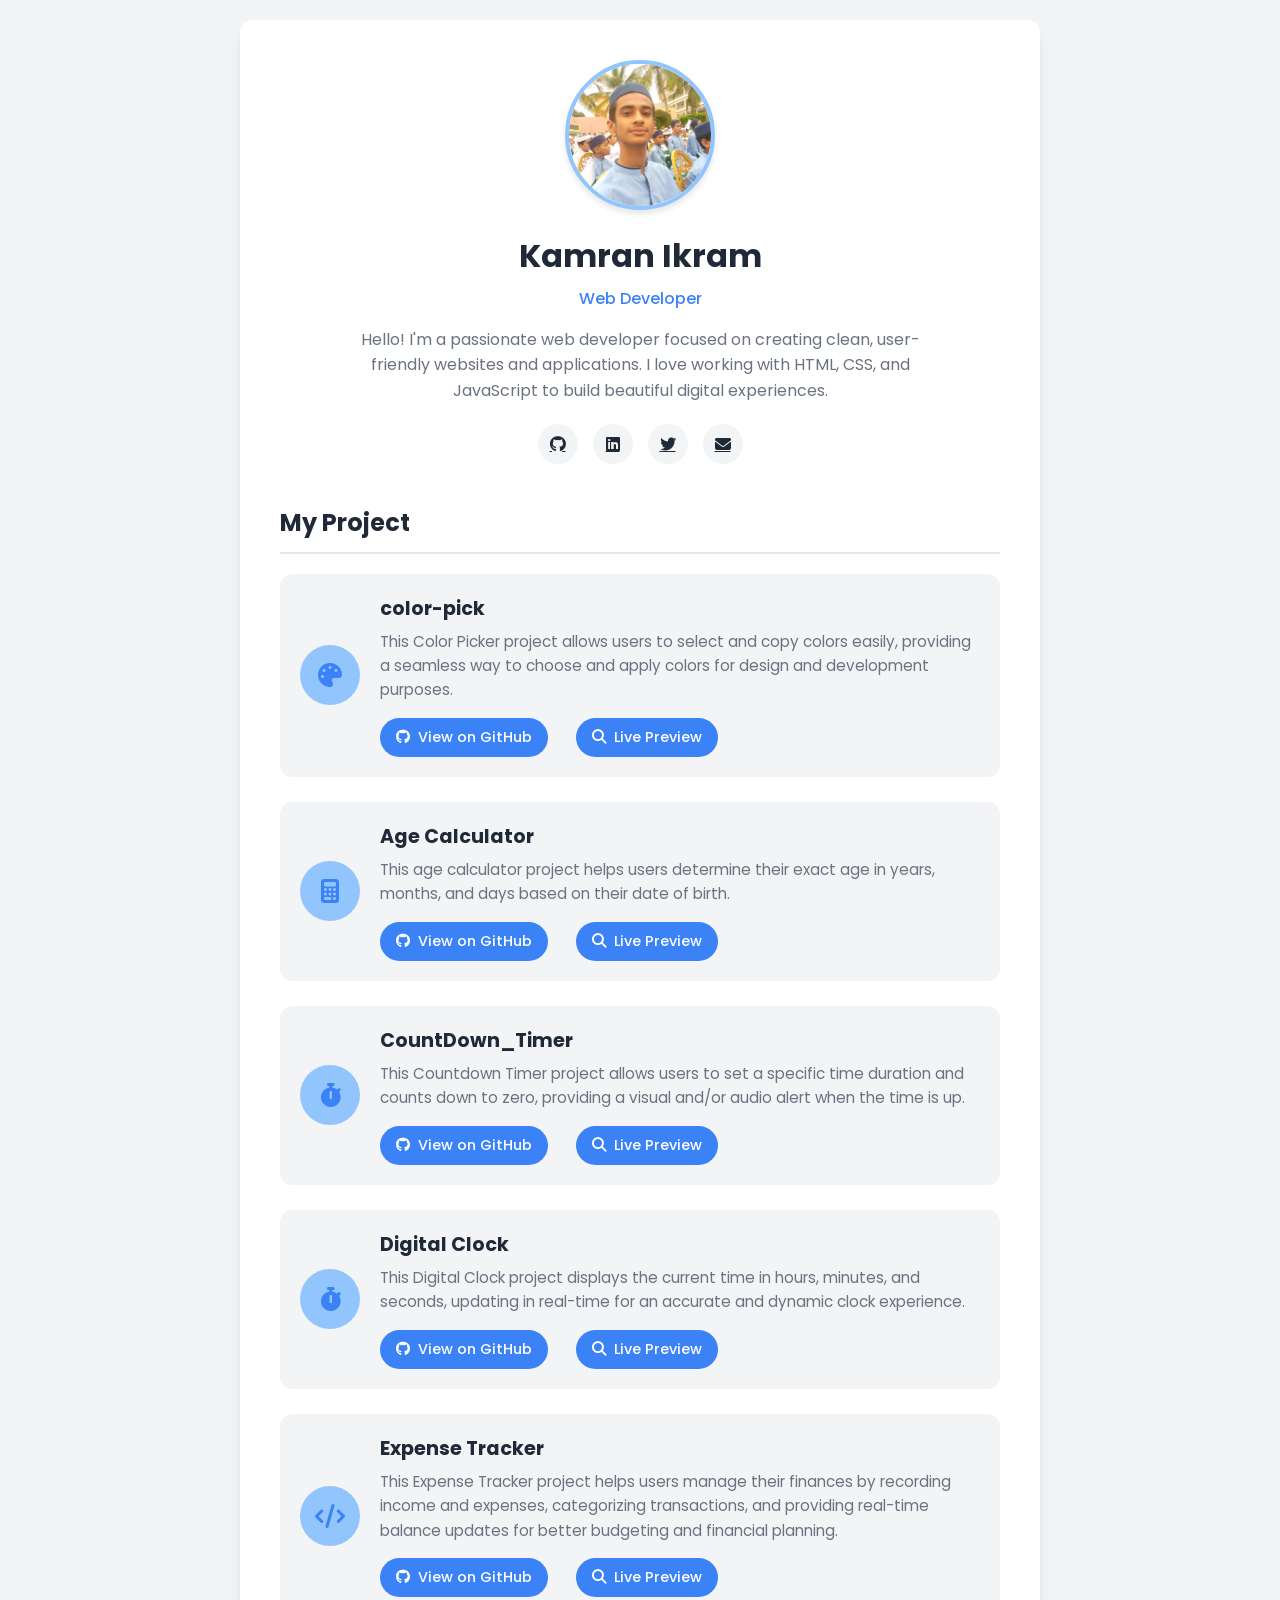
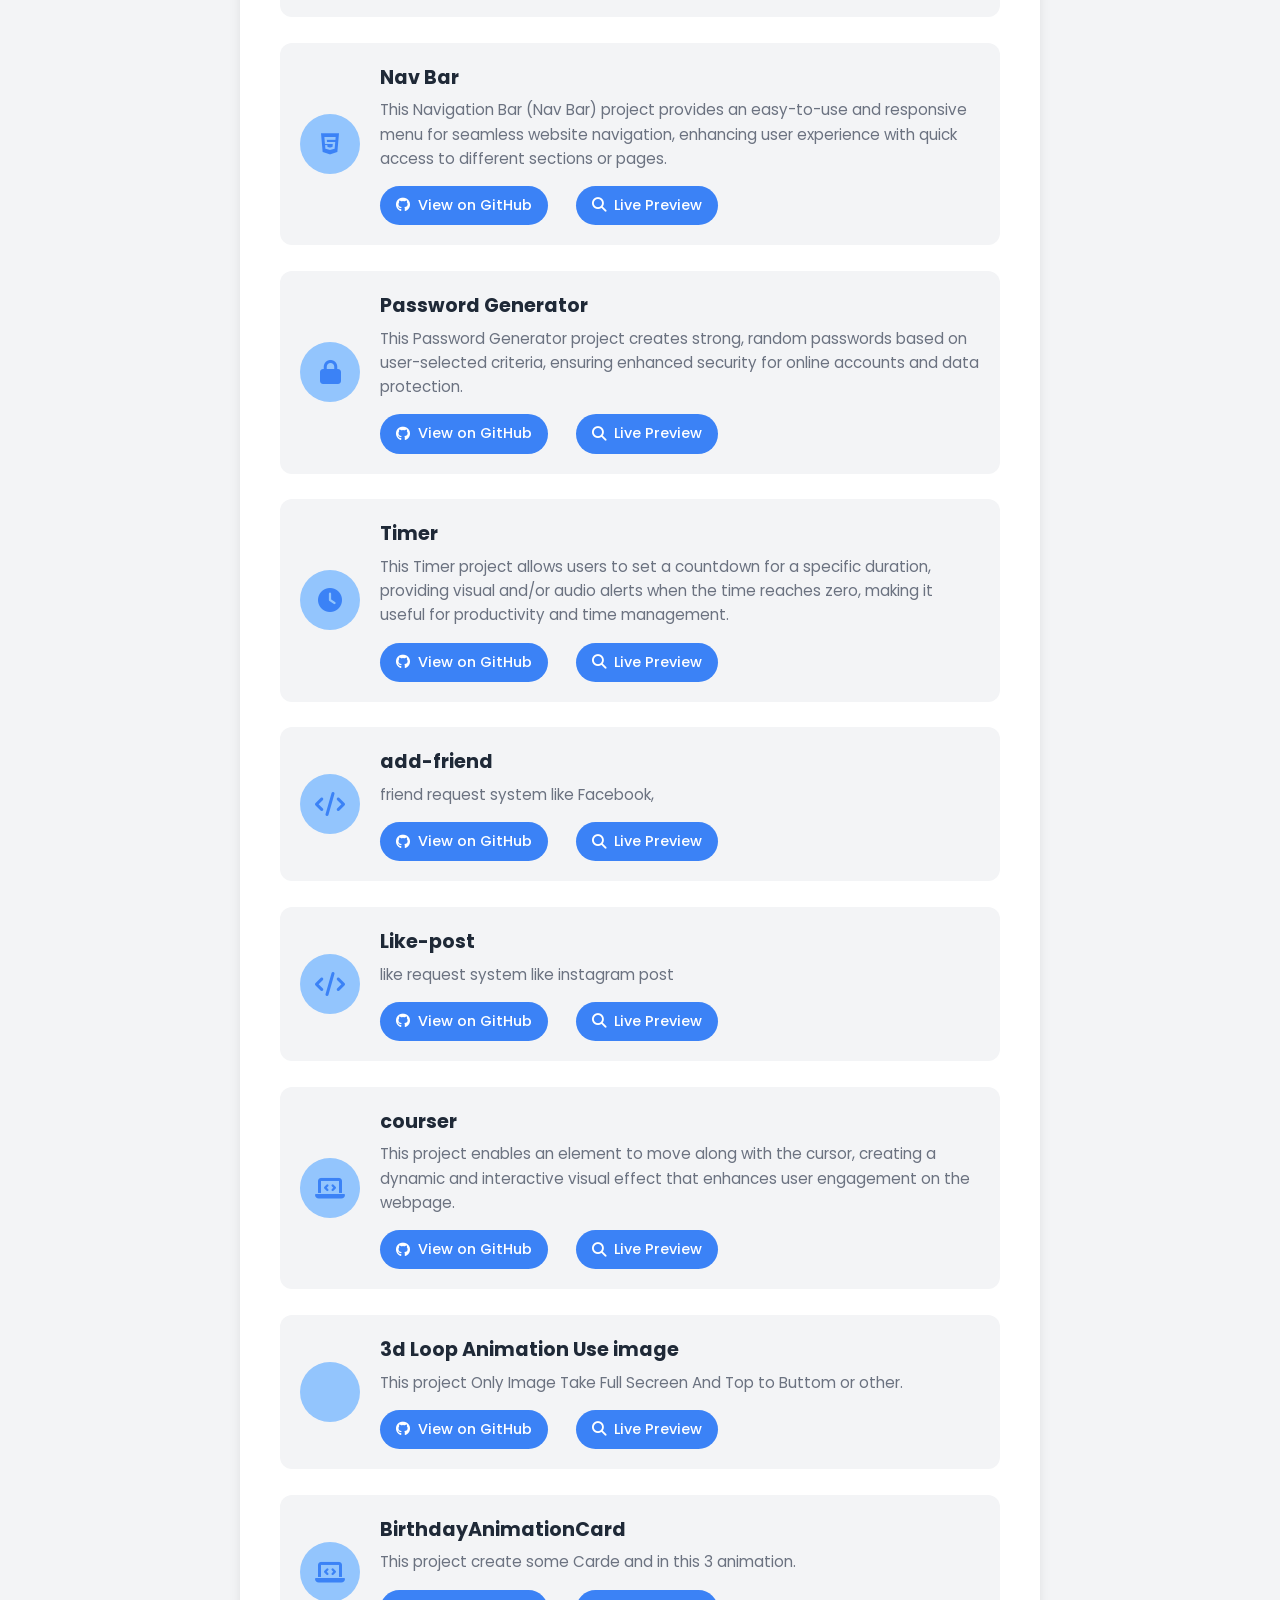
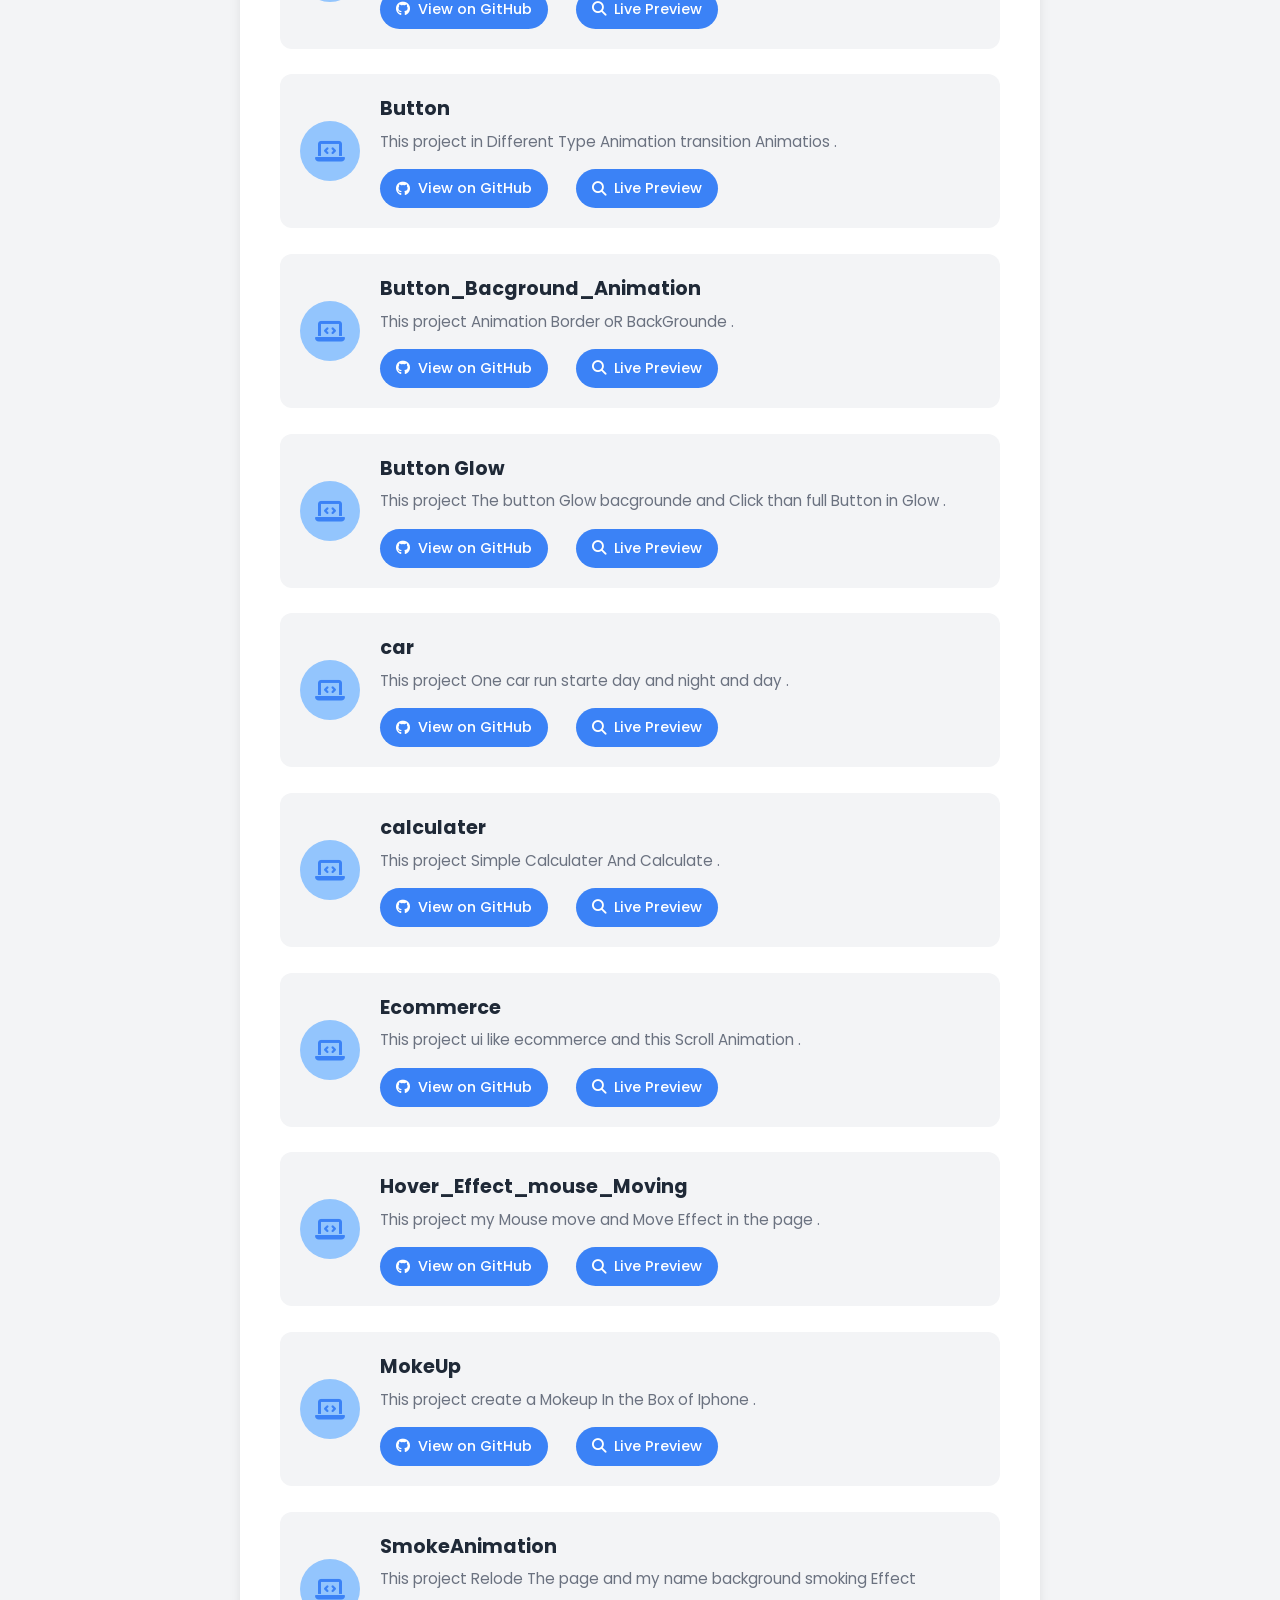
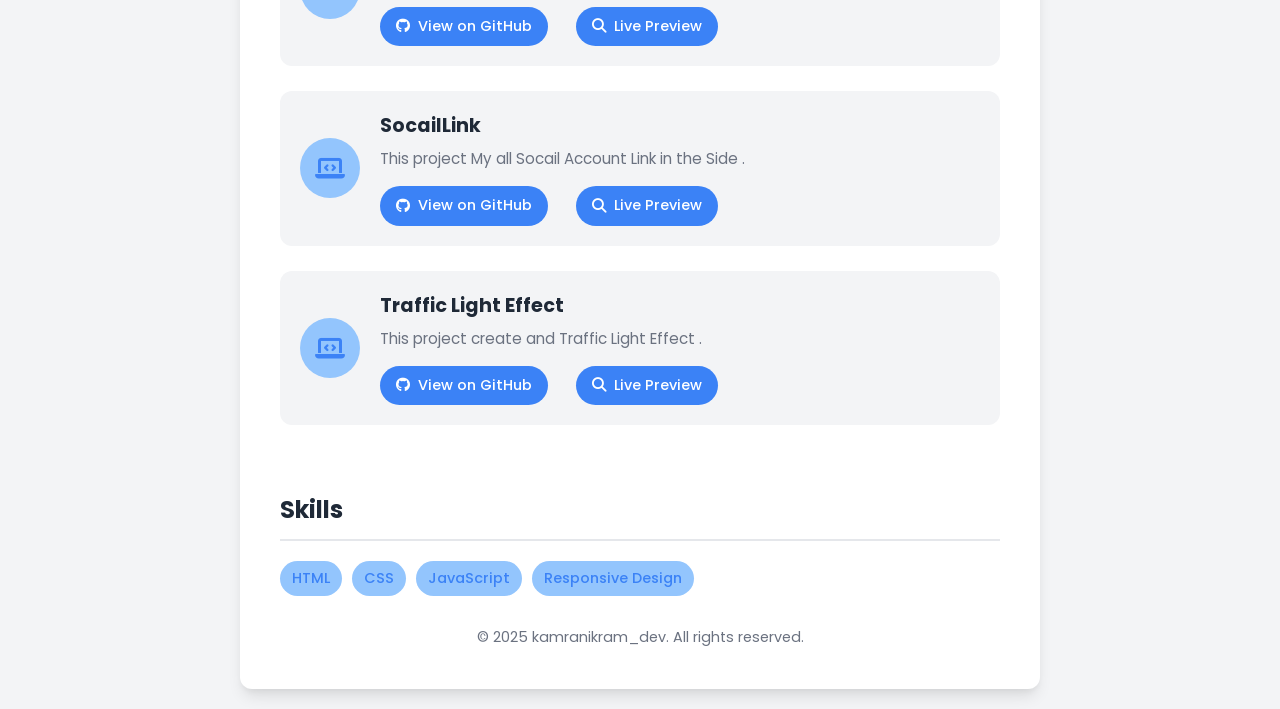
<file: index.html>
<!DOCTYPE html>
<html lang="en">

<head>
    <meta charset="UTF-8">
    <meta name="viewport" content="width=device-width, initial-scale=1.0">
    <title>KAMRAN IKRAM - Developer</title>
    <link rel="stylesheet" href="styles.css">
    <link rel="stylesheet" href="https://cdnjs.cloudflare.com/ajax/libs/font-awesome/6.4.0/css/all.min.css">
    <link href="https://fonts.googleapis.com/css2?family=Poppins:wght@300;400;500;600;700&display=swap"
        rel="stylesheet">
</head>

<body>
    <div class="container">
        <div class="card">
            <div class="profile">
                <div class="profile-image">
                    <!-- Replace with your actual profile image -->
                    <img src="img-for-main-page/my.jpg" alt="Your Name">
                </div>
                <h1>Kamran Ikram</h1>
                <p class="title">Web Developer</p>
                <p class="bio">
                    Hello! I'm a passionate web developer focused on creating clean,
                    user-friendly websites and applications. I love working with HTML,
                    CSS, and JavaScript to build beautiful digital experiences.
                </p>
                <div class="social-links">
                    <a href="https://github.com/kamranikramofficial" target="_blank" title="GitHub">
                        <i class="fab fa-github"></i>
                    </a>
                    <a href="https://linkedin.com/in/kamranikramofficial" target="_blank" title="LinkedIn">
                        <i class="fab fa-linkedin"></i>
                    </a>
                    <a href="https://x.com/kamranikram_dev" target="_blank" title="LinkedIn">
                        <i class="fab fa-twitter"></i>
                    </a>
                    <a href="mailto:kamranikram706@gmail.com" title="Email">
                        <i class="fas fa-envelope"></i>
                    </a>
                </div>
            </div>

            <div class="project-section" id="project-details">
                <h2>My Project</h2>

            </div>

            <div class="skills-section">
                <h2>Skills</h2>
                <div class="skills">
                    <span class="skill-tag">HTML</span>
                    <span class="skill-tag">CSS</span>
                    <span class="skill-tag">JavaScript</span>
                    <span class="skill-tag">Responsive Design</span>
                </div>
            </div>

            <footer>
                <p>&copy; 2025 kamranikram_dev. All rights reserved.</p>
            </footer>
        </div>
    </div>
     <script src="script.js"></script>
</body>

</html>
</file>
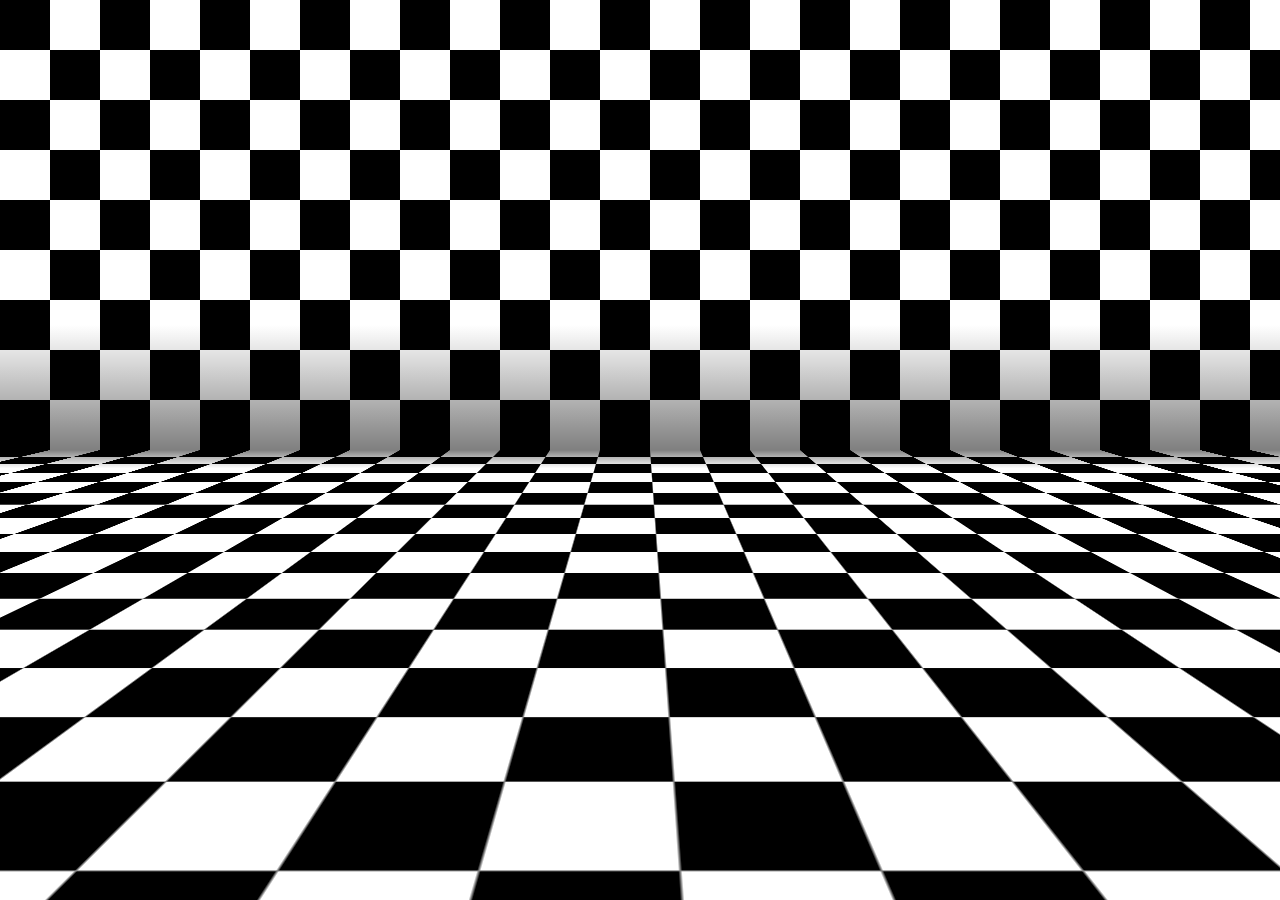
<file: 3d/index.html>
<!DOCTYPE html>
<html lang="en">
<head>
    <meta charset="UTF-8">
    <meta name="viewport" content="width=device-width, initial-scale=1.0">
    <title>3D Background Animation</title>
    <link rel="stylesheet" href="style.css">
</head>
<body>
    <section>
        <div class="pattern">
            <div class="face face1"></div>
            <div class="face face2"></div>
        </div>
    </section>
</body>
</html>
</file>
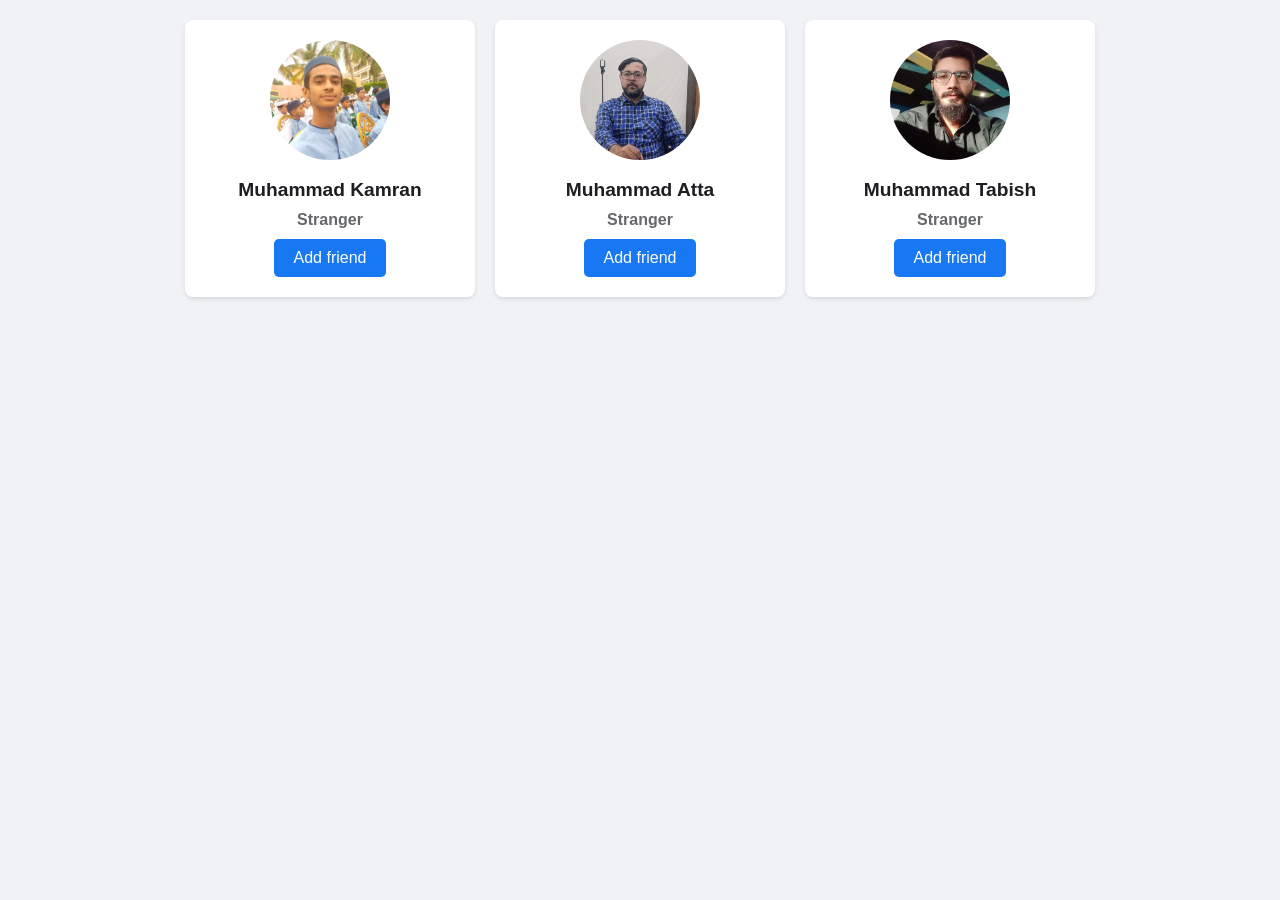
<file: add-friend/index.html>
<!DOCTYPE html>
<html lang="en">
<head>
    <meta charset="UTF-8">
    <meta name="viewport" content="width=device-width, initial-scale=1.0">
    <link rel="stylesheet" href="sttyle.css">
    <title>Friend Request</title>
</head>
<body>
    <div class="container">
        <div class="box" id="box1">
            <img src="img/my.jpg" alt="profile picture">
            <h1 class="profilename">Muhammad Kamran</h1>
            <h2 class="status" id="str1">Stranger</h2>
            <button class="btn" id="btn1" onclick="toggleFriend(1)">Add friend</button>
        </div>
        <div class="box" id="box2">
            <img src="img/sir.jpg" alt="profile picture">
            <h1 class="profilename">Muhammad Atta</h1>
            <h2 class="status" id="str2">Stranger</h2>
            <button class="btn" id="btn2" onclick="toggleFriend(2)">Add friend</button>
        </div>
        <div class="box" id="box3">
            <img src="img/sirt1.jpg" alt="profile picture">
            <h1 class="profilename">Muhammad Tabish</h1>
            <h2 class="status" id="str3">Stranger</h2>
            <button class="btn" id="btn3" onclick="toggleFriend(3)">Add friend</button>
        </div>
    </div>
    <script src="app.js"></script>
</body>
</html>
</file>
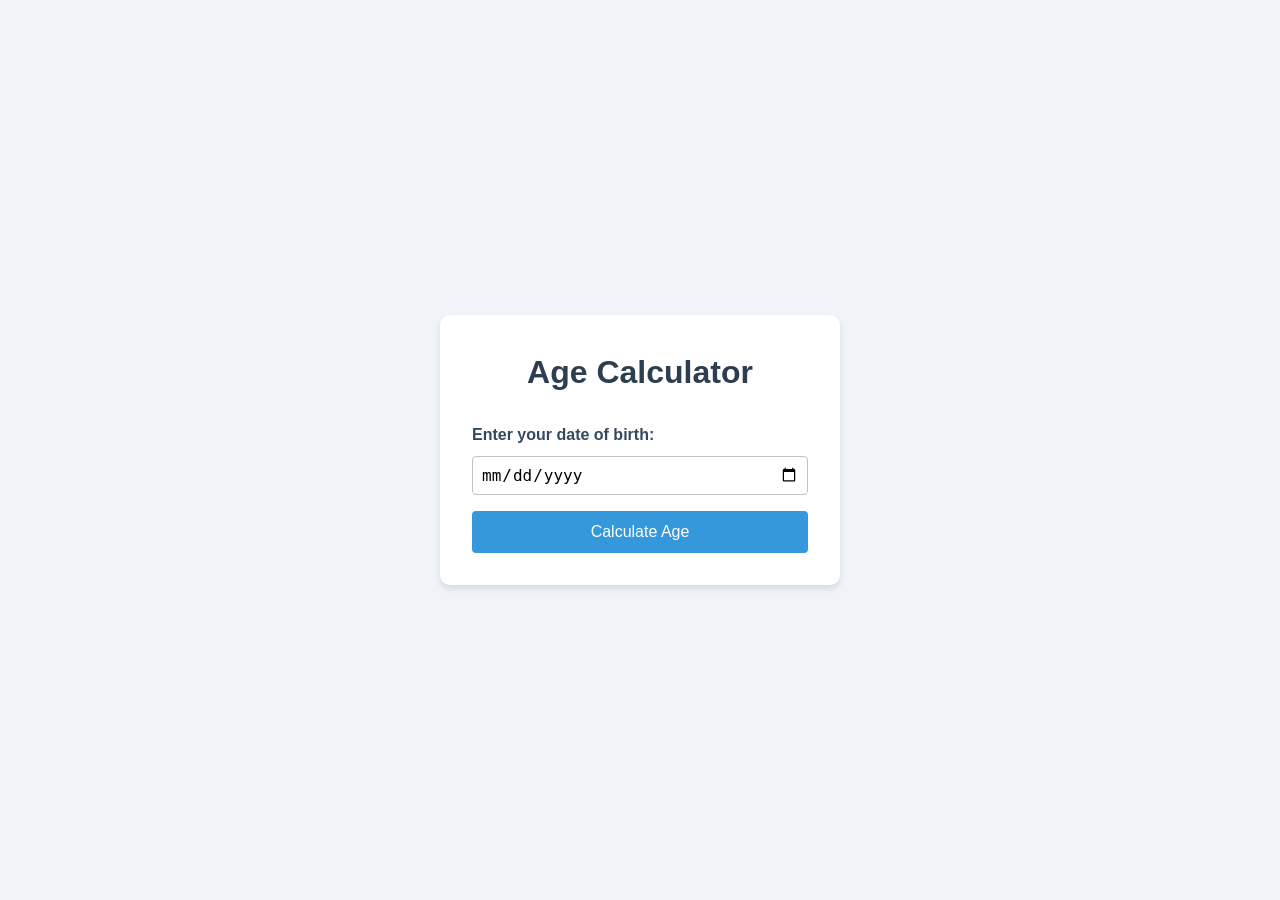
<file: Age Calculator/index.html>
<!DOCTYPE html>
<html lang="en">
<head>
    <meta charset="UTF-8">
    <meta name="viewport" content="width=device-width, initial-scale=1.0">
    <title>Age Calculator</title>
    <link rel="stylesheet" href="styles.css">
</head>
<body>
    <div class="container">
        <h1>Age Calculator</h1>
        <div class="calculator">
            <label for="birthdate">Enter your date of birth:</label>
            <input type="date" id="birthdate" required>
            <button id="calculate-btn">Calculate Age</button>
            <div id="result" class="hidden">
                <h2>Your age is:</h2>
                <p><span id="years">0</span> years</p>
                <p><span id="months">0</span> months</p>
                <p><span id="days">0</span> days</p>
            </div>
            <p id="error" class="hidden"></p>
        </div>
    </div>
    <script src="script.js"></script>
</body>
</html>
</file>
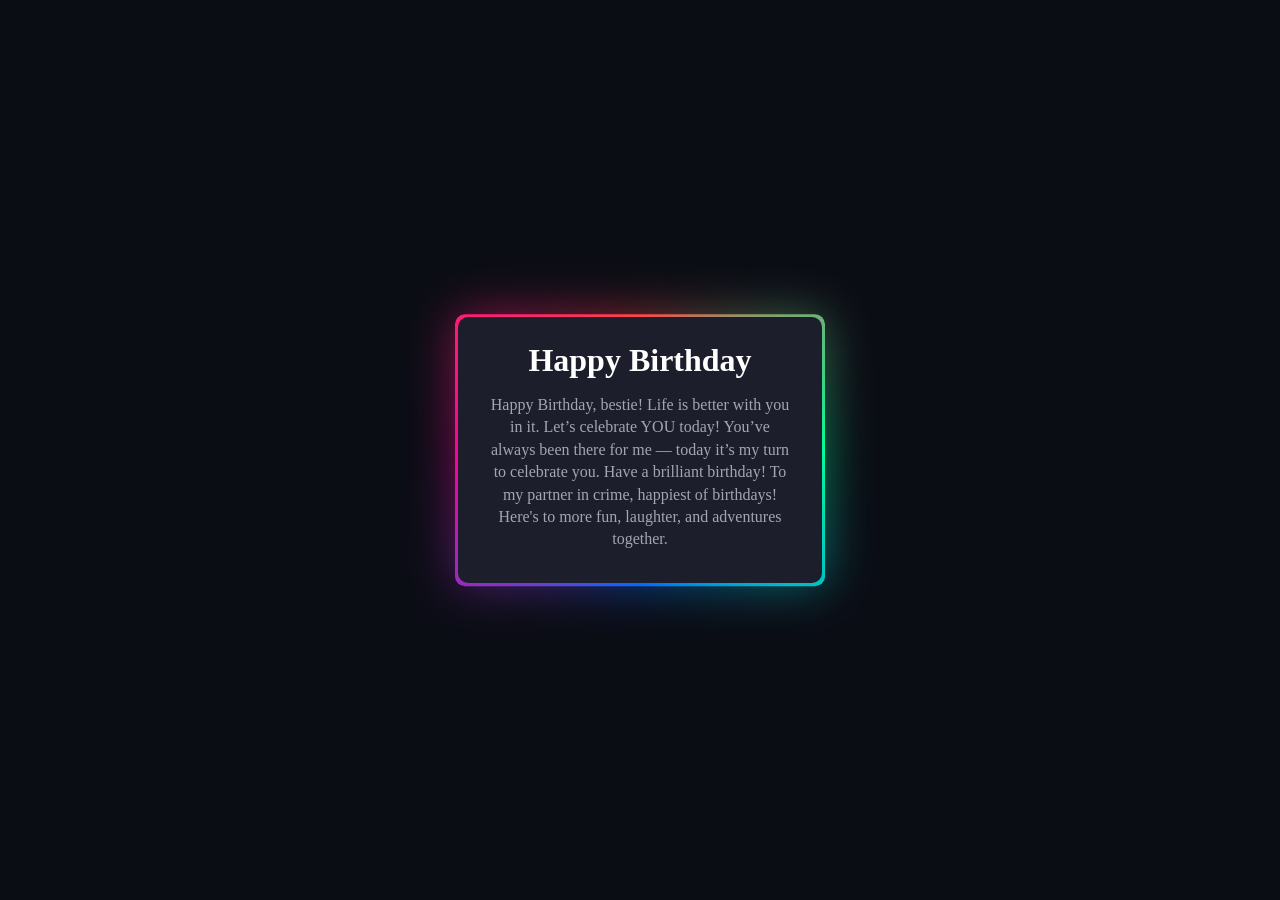
<file: birthday-animation-card/index.html>
<!DOCTYPE html>
<html lang="en">
<head>
    <meta charset="UTF-8">
    <meta name="viewport" content="width=device-width, initial-scale=1.0">
    <title>Border Animation</title>
    <link rel="stylesheet" href="style.css">
</head>
<body>
    <div class="card">
        <h1>Happy Birthday</h1>
        <p> Happy Birthday, bestie! Life is better with you in it. Let’s celebrate YOU today!
You’ve always been there for me — today it’s my turn to celebrate you. Have a brilliant birthday!
To my partner in crime, happiest of birthdays! Here's to more fun, laughter, and adventures together.</p>
    </div>
</body>
</html>
</file>
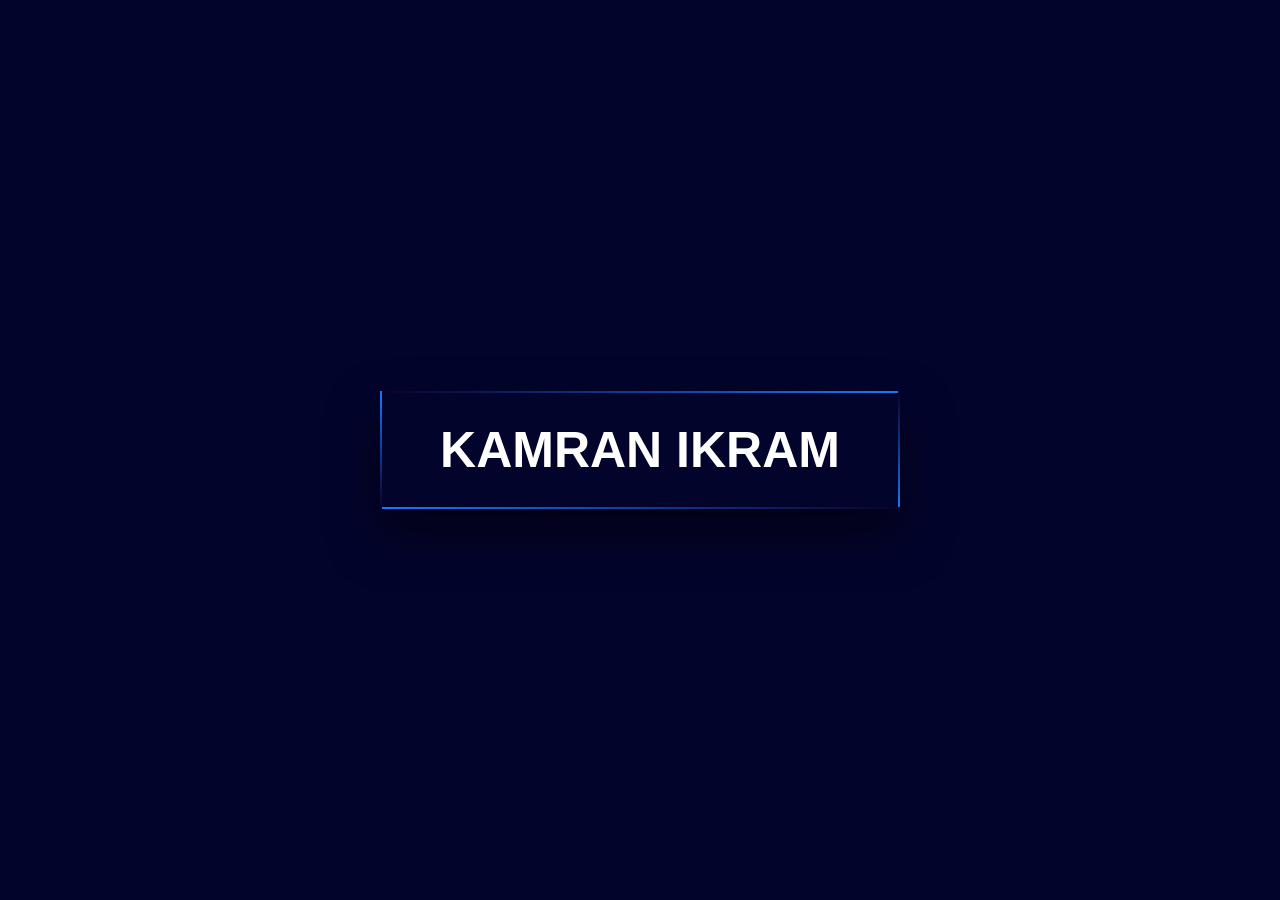
<file: button-ani/index.html>
<!DOCTYPE html>
<html lang="en">
<head>
    <meta charset="UTF-8">
    <meta name="viewport" content="width=device-width, initial-scale=1.0">
    <title>Neon Button</title>
    <link rel="stylesheet" href="style.css">
</head>
<body>
    <div class="center">
        <span></span>
        <span></span>
        <span></span>
        <span></span>
        KAMRAN IKRAM
    </div>
</body>
</html>
</file>
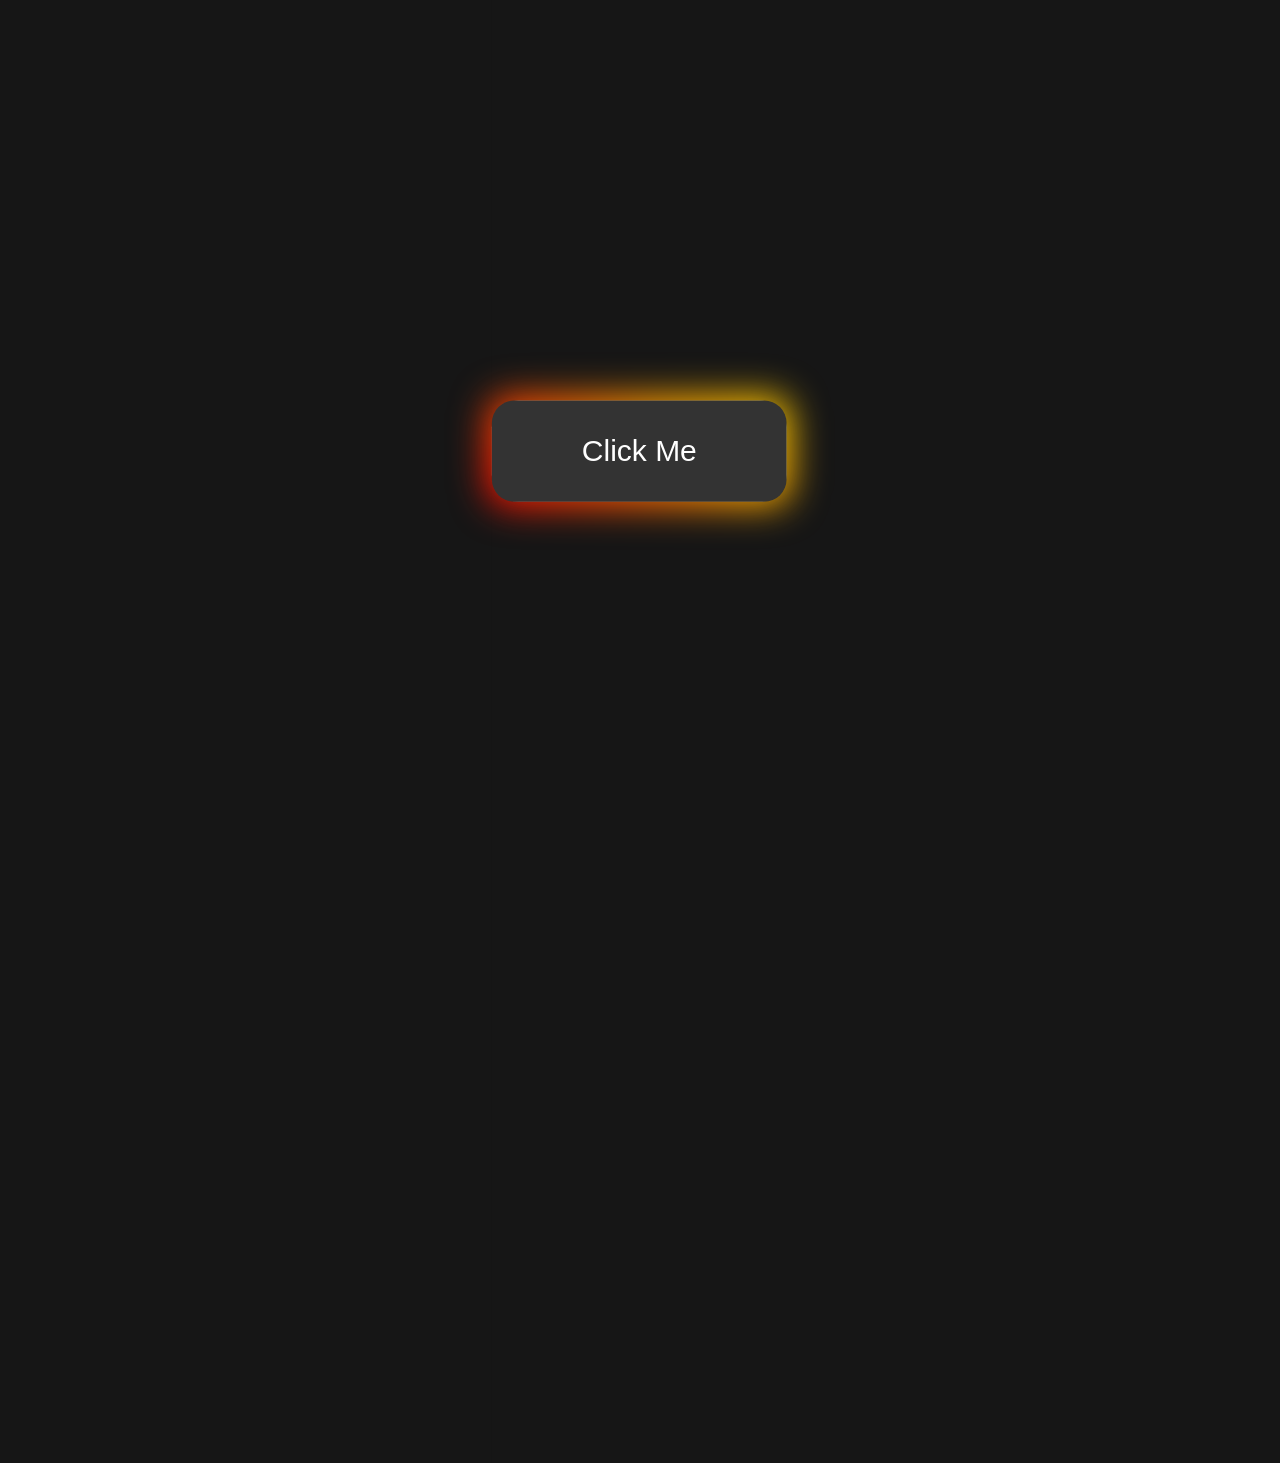
<file: button-glow/index.html>
<!DOCTYPE html>
<html lang="en">
<head>
    <meta charset="UTF-8">
    <meta name="viewport" content="width=device-width, initial-scale=1.0">
    <title>CSS Button Glow Effect</title>
    <link rel="stylesheet" href="style.css">
</head>
<body>
    <button class="btn">Click Me</button>
</body>
</html>
</file>
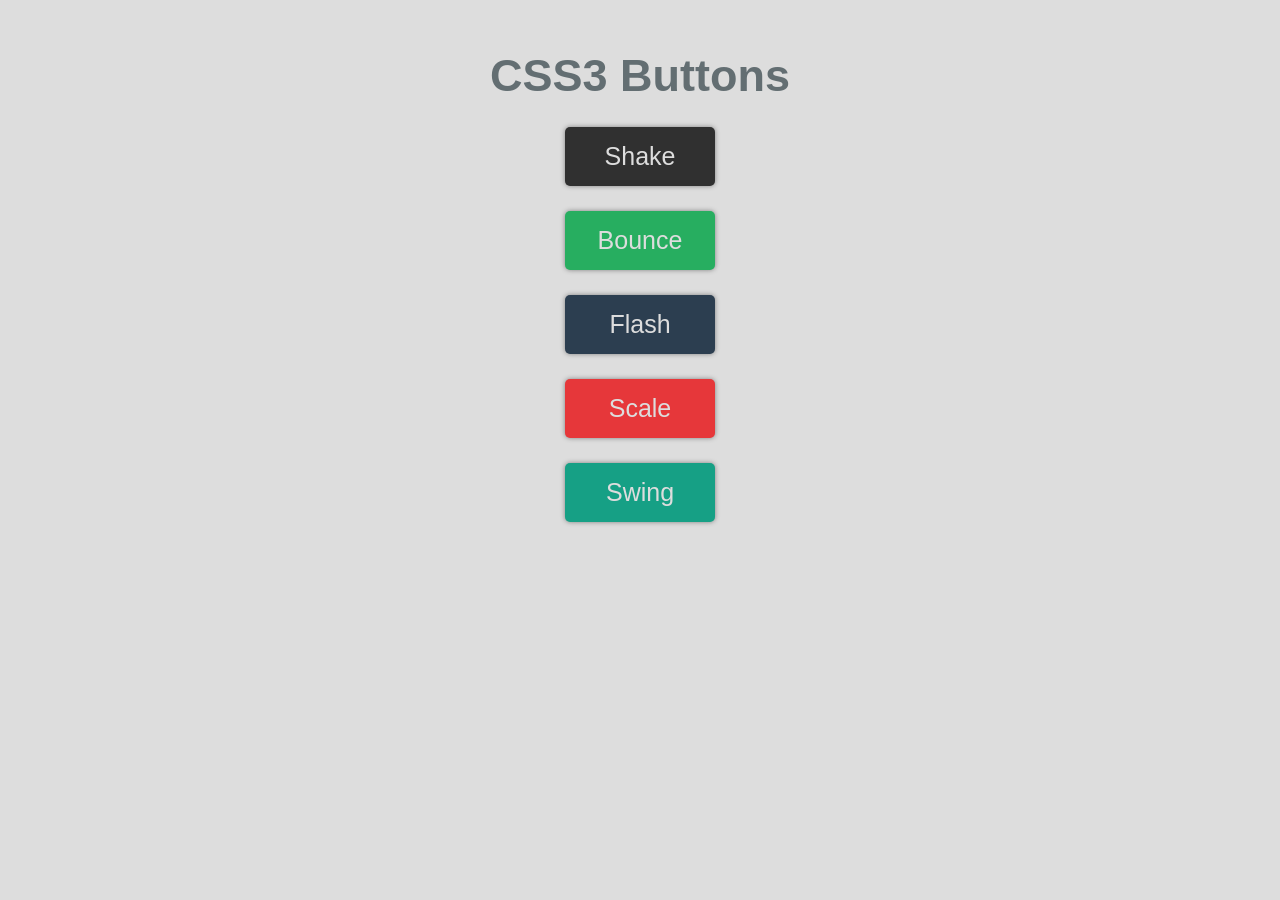
<file: button/index.html>
<!DOCTYPE html>
<html lang="en">
<head>
    <meta charset="UTF-8">
    <meta name="viewport" content="width=device-width, initial-scale=1.0">
    <title>Buttons Animation</title>
    <link rel="stylesheet" href="style.css">
</head>
<body>
    <h1 class="title">CSS3 Buttons</h1>
    <div class="btn-container">
        <button class="btn shake">Shake</button>
        <button class="btn bounce">Bounce</button>
        <button class="btn flash">Flash</button>
        <button class="btn scale">Scale</button>
        <button class="btn swing">Swing</button>
    </div>
</body>
</html>
</file>
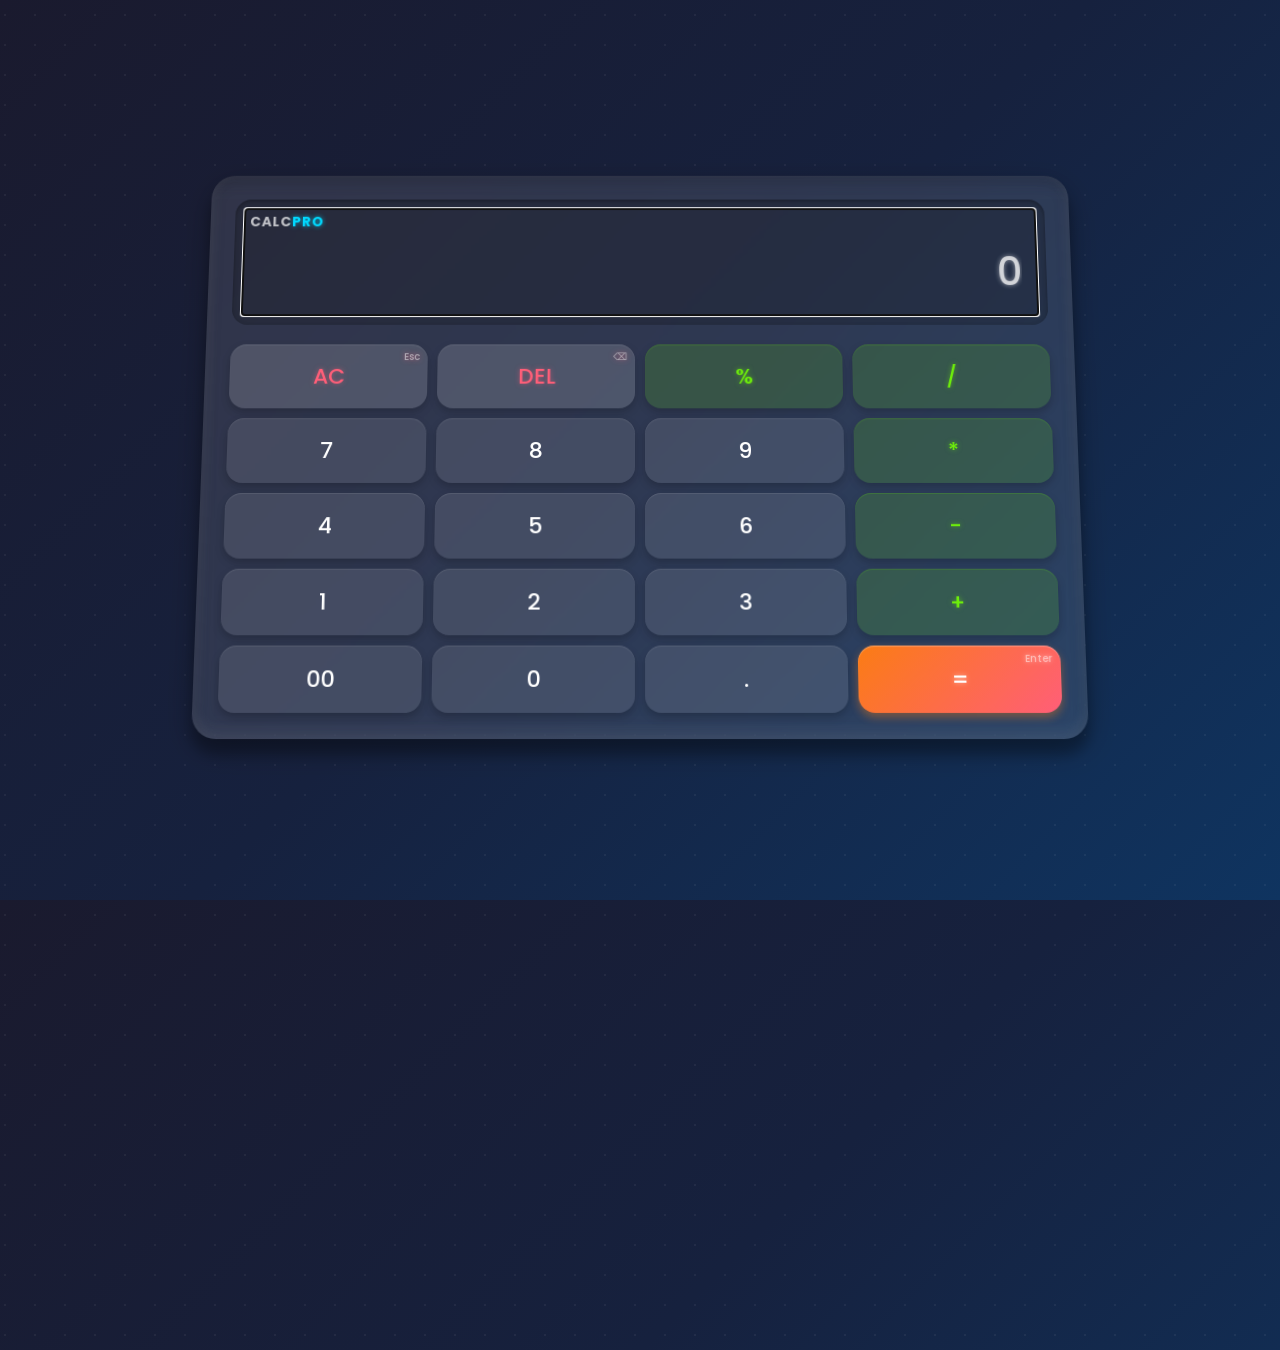
<file: calculator/index.html>
<!DOCTYPE html>
<html lang="en">
<head>
    <meta charset="UTF-8">
    <meta name="viewport" content="width=device-width, initial-scale=1.0">
    <link rel="stylesheet" href="styles.css">
    <link href="https://fonts.googleapis.com/css2?family=Poppins:wght@400;500;600;700&display=swap" rel="stylesheet">
    <title>Modern Calculator</title>
</head>
<body>
    <div class="container">
        <div class="calculator">
            <div class="display-container">
                <div class="calculator-brand">
                    <span class="brand-text">CALC<span class="brand-highlight">PRO</span></span>
                </div>
                <input type="text" placeholder="0" id="inputBox" readonly>
            </div>
            <div class="buttons-container">
                <div class="row">
                    <div class="button-wrapper">
                        <button class="special-btn" id="ac">AC<span class="key-hint">Esc</span></button>
                    </div>
                    <div class="button-wrapper">
                        <button class="special-btn" id="del">DEL<span class="key-hint">⌫</span></button>
                    </div>
                    <div class="button-wrapper">
                        <button class="operator">%</button>
                    </div>
                    <div class="button-wrapper">
                        <button class="operator">/</button>
                    </div>
                </div>
                <div class="row">
                    <div class="button-wrapper">
                        <button class="number">7</button>
                    </div>
                    <div class="button-wrapper">
                        <button class="number">8</button>
                    </div>
                    <div class="button-wrapper">
                        <button class="number">9</button>
                    </div>
                    <div class="button-wrapper">
                        <button class="operator">*</button>
                    </div>
                </div>
                <div class="row">
                    <div class="button-wrapper">
                        <button class="number">4</button>
                    </div>
                    <div class="button-wrapper">
                        <button class="number">5</button>
                    </div>
                    <div class="button-wrapper">
                        <button class="number">6</button>
                    </div>
                    <div class="button-wrapper">
                        <button class="operator">-</button>
                    </div>
                </div>
                <div class="row">
                    <div class="button-wrapper">
                        <button class="number">1</button>
                    </div>
                    <div class="button-wrapper">
                        <button class="number">2</button>
                    </div>
                    <div class="button-wrapper">
                        <button class="number">3</button>
                    </div>
                    <div class="button-wrapper">
                        <button class="operator">+</button>
                    </div>
                </div>
                <div class="row">
                    <div class="button-wrapper">
                        <button class="number">00</button>
                    </div>
                    <div class="button-wrapper">
                        <button class="number">0</button>
                    </div>
                    <div class="button-wrapper">
                        <button class="number">.</button>
                    </div>
                    <div class="button-wrapper">
                        <button class="equalBtn" id="equals">=<span class="key-hint">Enter</span></button>
                    </div>
                </div>
            </div>
        </div>
    </div>
    
    <script src="script.js"></script>
</body>
</html>
</file>
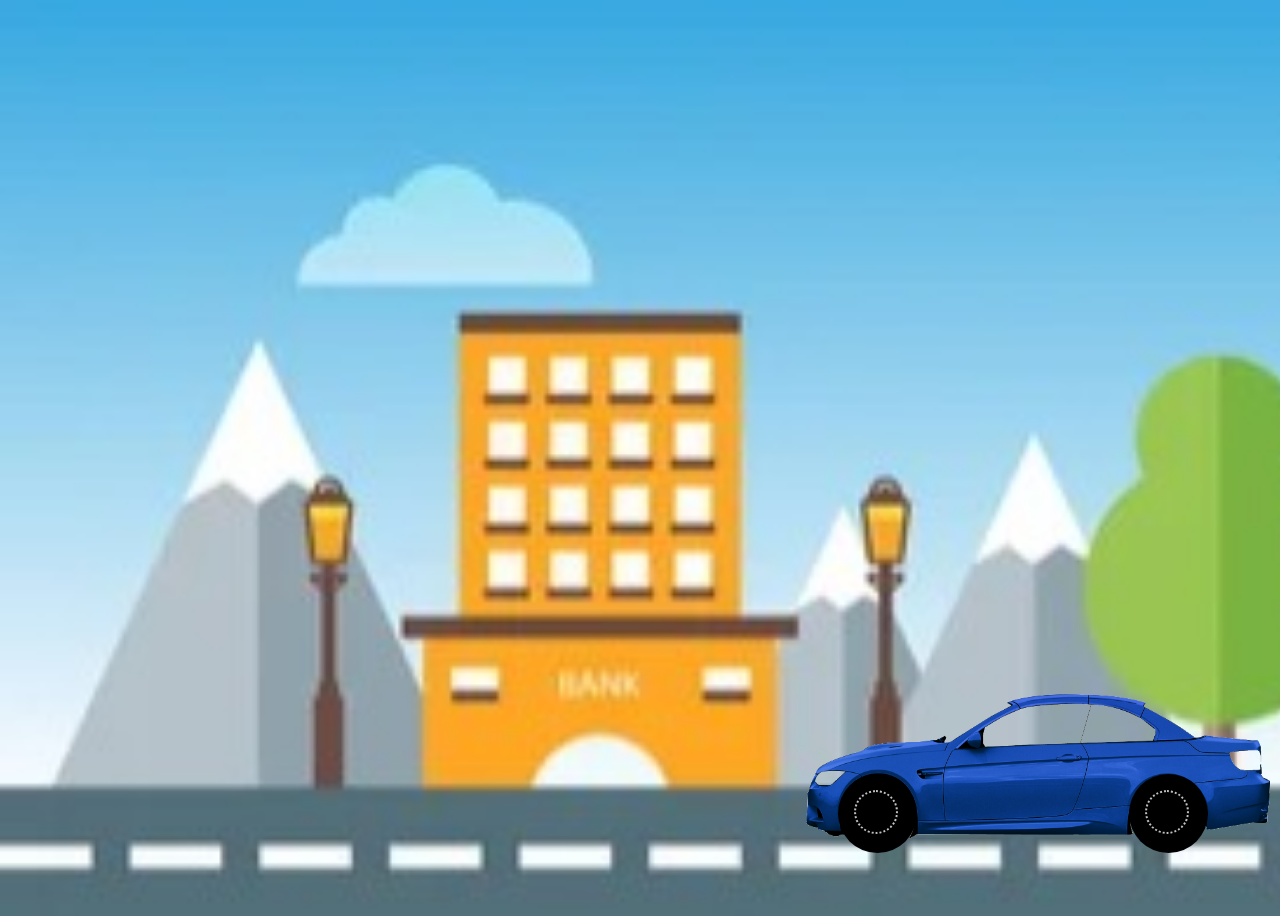
<file: car/index.html>
<!DOCTYPE html>
<html lang="en">
<head>
    <meta charset="UTF-8">
    <meta name="viewport" content="width=device-width, initial-scale=1.0">
    <title>Moving Car</title>
    <link rel="stylesheet" href="style.css">
</head>
<body>
    <div class="car">
        <div class="tyre left">
            <div class="rim"></div>
        </div>
        <div class="tyre right">
            <div class="rim"></div>
        </div>
        <img src="images/car.png" alt="car" width="500px" height="200px">
    </div>
</body>
</html>
</file>
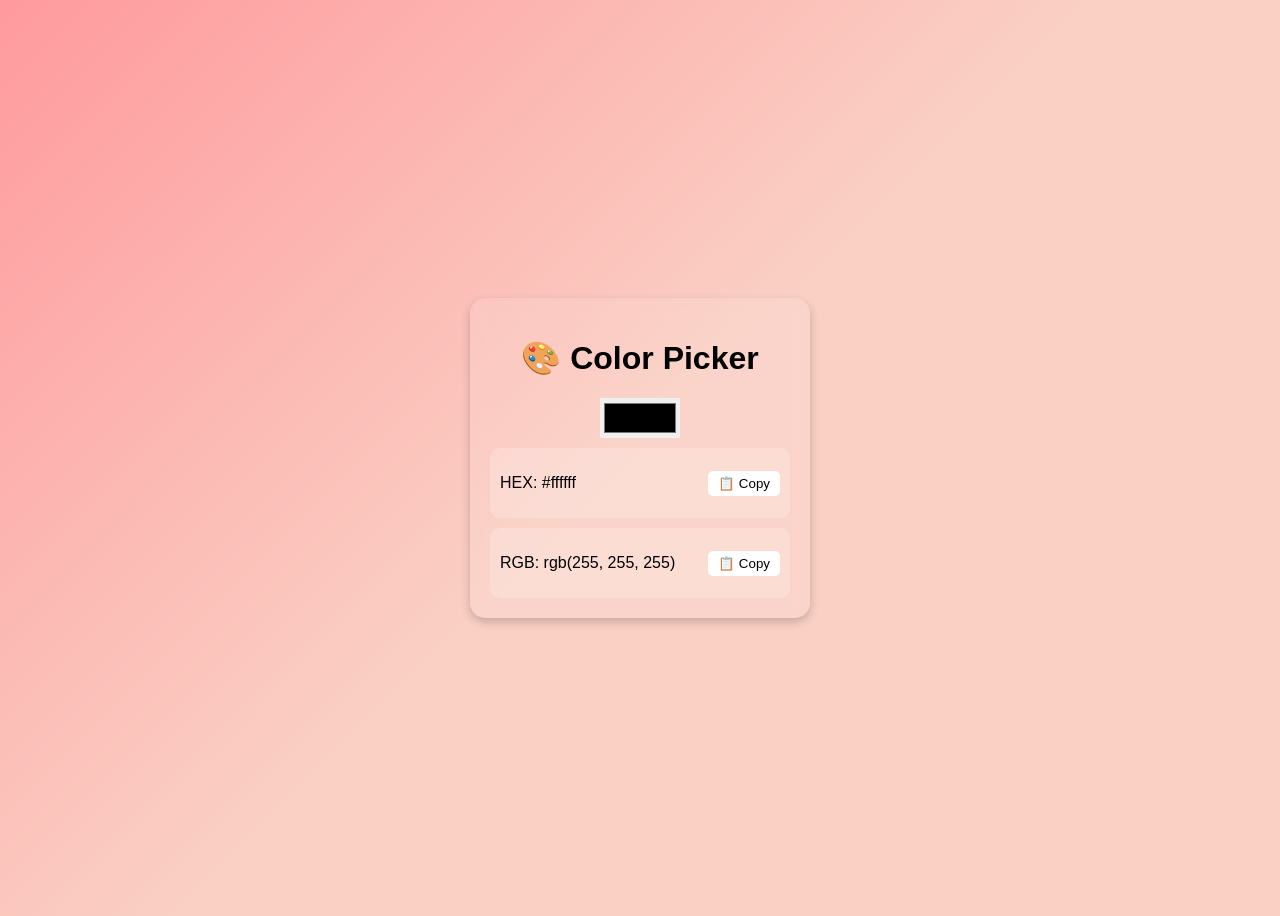
<file: color-pick/index.html>
<!DOCTYPE html>
<html lang="en">
<head>
    <meta charset="UTF-8">
    <meta name="viewport" content="width=device-width, initial-scale=1.0">
    <title>Color Picker 🎨</title>
    <link rel="stylesheet" href="styles.css">
</head>
<body>
    <div class="container">
        <h1>🎨 Color Picker</h1>
        <input type="color" id="color-input">
        
        <div class="color-info">
            <p>HEX: <span id="hex-value">#ffffff</span></p>
            <button class="copy-btn" onclick="copyText('hex-value')">📋 Copy</button>
        </div>
        
        <div class="color-info">
            <p>RGB: <span id="rgb-value">rgb(255, 255, 255)</span></p>
            <button class="copy-btn" onclick="copyText('rgb-value')">📋 Copy</button>
        </div>
    </div>

    <script src="script.js"></script>
</body>
</html>
</file>
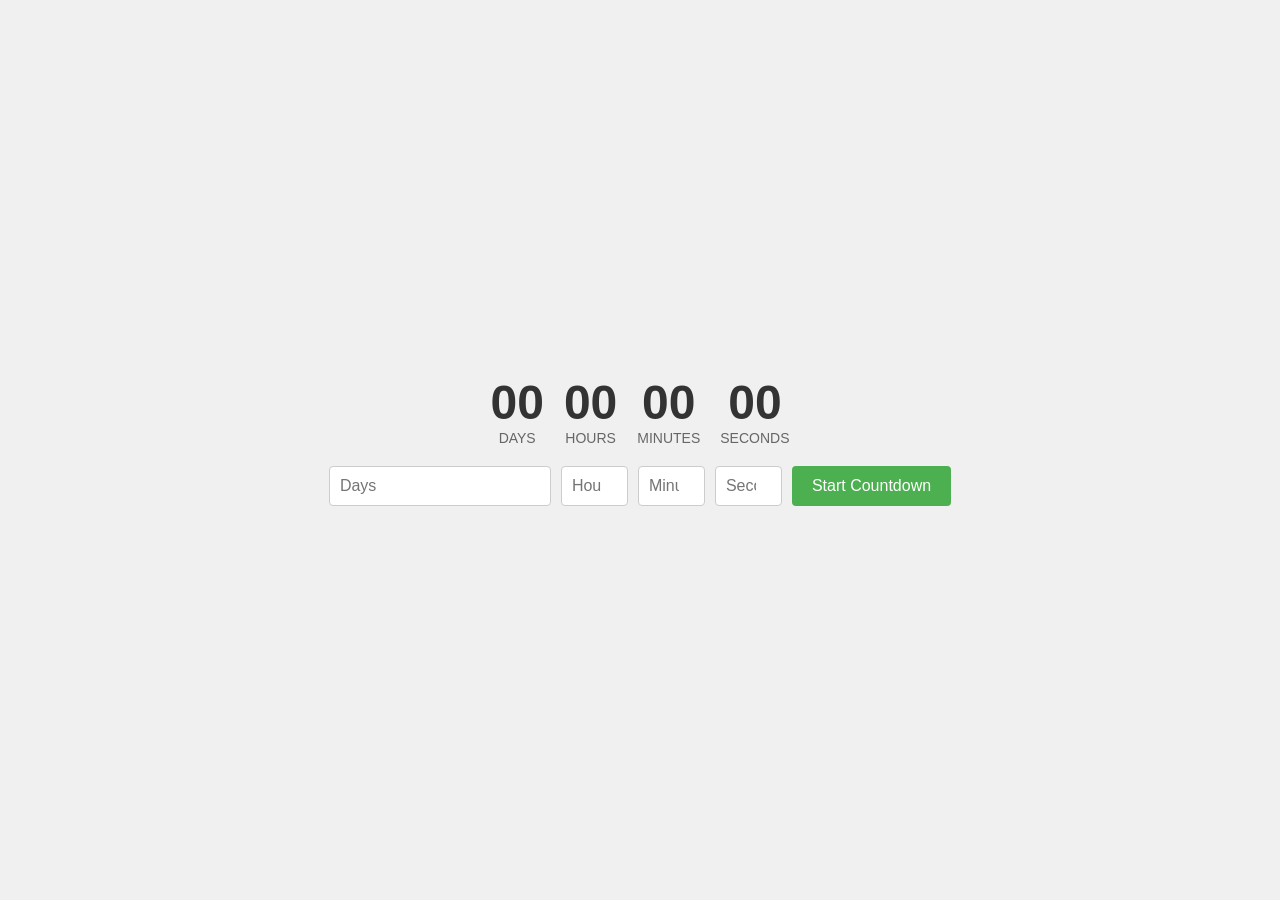
<file: CountDown_Timer/index.html>
<!DOCTYPE html>
<html lang="en">
<head>
    <meta charset="UTF-8">
    <meta name="viewport" content="width=device-width, initial-scale=1.0">
    <title>Custom Countdown Timer</title>
    <style>
        body {
            font-family: Arial, sans-serif;
            display: flex;
            flex-direction: column;
            justify-content: center;
            align-items: center;
            height: 100vh;
            margin: 0;
            background-color: #f0f0f0;
        }
        .countdown {
            display: flex;
            gap: 20px;
            margin-bottom: 20px;
        }
        .countdown-item {
            display: flex;
            flex-direction: column;
            align-items: center;
        }
        .countdown-value {
            font-size: 48px;
            font-weight: bold;
            color: #333;
        }
        .countdown-label {
            font-size: 14px;
            color: #666;
            text-transform: uppercase;
        }
        .input-section {
            display: flex;
            gap: 10px;
            margin-bottom: 20px;
        }
        input {
            padding: 10px;
            font-size: 16px;
            border: 1px solid #ccc;
            border-radius: 4px;
        }
        button {
            padding: 10px 20px;
            font-size: 16px;
            background-color: #4CAF50;
            color: white;
            border: none;
            border-radius: 4px;
            cursor: pointer;
        }
        button:hover {
            background-color: #45a049;
        }
    </style>
</head>
<body>
    <div class="countdown">
        <div class="countdown-item">
            <span id="days" class="countdown-value">00</span>
            <span class="countdown-label">Days</span>
        </div>
        <div class="countdown-item">
            <span id="hours" class="countdown-value">00</span>
            <span class="countdown-label">Hours</span>
        </div>
        <div class="countdown-item">
            <span id="minutes" class="countdown-value">00</span>
            <span class="countdown-label">Minutes</span>
        </div>
        <div class="countdown-item">
            <span id="seconds" class="countdown-value">00</span>
            <span class="countdown-label">Seconds</span>
        </div>
    </div>

    <div class="input-section">
        <input type="number" id="days-input" placeholder="Days" min="0">
        <input type="number" id="hours-input" placeholder="Hours" min="0" max="23">
        <input type="number" id="minutes-input" placeholder="Minutes" min="0" max="59">
        <input type="number" id="seconds-input" placeholder="Seconds" min="0" max="59">
        <button id="start-button">Start Countdown</button>
    </div>

    <script>
        let countDownDate;
        let countdownTimer;

        function updateCountdown() {
            const now = new Date().getTime();
            const distance = countDownDate - now;

            if (distance < 0) {
                clearInterval(countdownTimer);
                document.querySelector(".countdown").innerHTML = "<h2>COUNTDOWN FINISHED</h2>";
                return;
            }

            const days = Math.floor(distance / (1000 * 60 * 60 * 24));
            const hours = Math.floor((distance % (1000 * 60 * 60 * 24)) / (1000 * 60 * 60));
            const minutes = Math.floor((distance % (1000 * 60 * 60)) / (1000 * 60));
            const seconds = Math.floor((distance % (1000 * 60)) / 1000);

            document.getElementById("days").textContent = days.toString().padStart(2, '0');
            document.getElementById("hours").textContent = hours.toString().padStart(2, '0');
            document.getElementById("minutes").textContent = minutes.toString().padStart(2, '0');
            document.getElementById("seconds").textContent = seconds.toString().padStart(2, '0');
        }

        function startCountdown() {
            // Clear any existing countdown
            if (countdownTimer) {
                clearInterval(countdownTimer);
            }

            // Get input values
            const days = parseInt(document.getElementById("days-input").value) || 0;
            const hours = parseInt(document.getElementById("hours-input").value) || 0;
            const minutes = parseInt(document.getElementById("minutes-input").value) || 0;
            const seconds = parseInt(document.getElementById("seconds-input").value) || 0;

            // Calculate total time in milliseconds
            const totalTime = (days * 24 * 60 * 60 + hours * 60 * 60 + minutes * 60 + seconds) * 1000;

            if (totalTime <= 0) {
                alert("Please enter a valid time for the countdown.");
                return;
            }

            // Set the countdown end time
            countDownDate = new Date().getTime() + totalTime;

            // Update the countdown every second
            countdownTimer = setInterval(updateCountdown, 1000);

            // Initial call to set the values immediately
            updateCountdown();
        }

        // Add click event listener to the start button
        document.getElementById("start-button").addEventListener("click", startCountdown);
    </script>
</body>
</html>
</file>
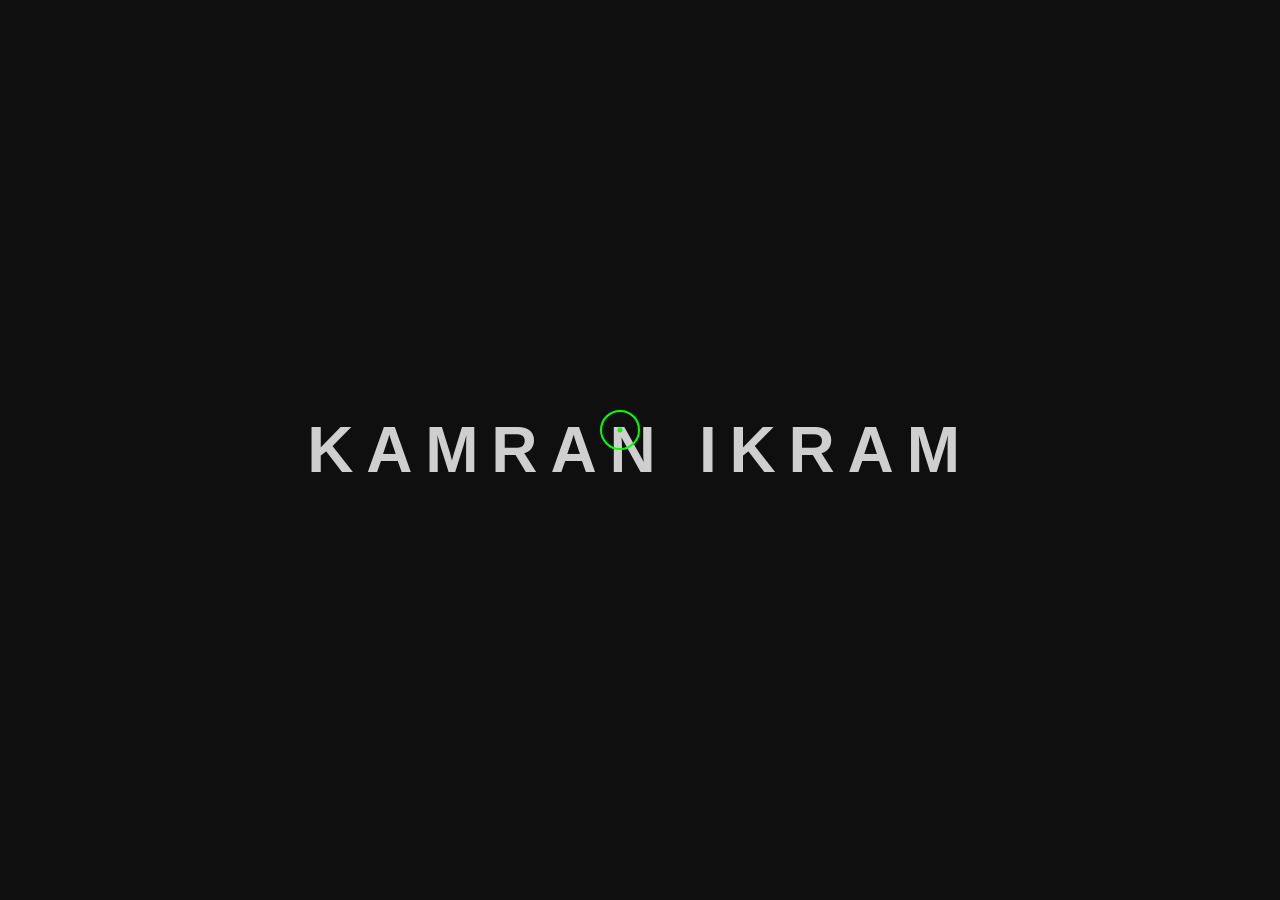
<file: courser/index.html>
<!DOCTYPE html>
<html lang="en">
<head>
    <meta charset="UTF-8">
    <meta name="viewport" content="width=device-width, initial-scale=1.0">
    <link rel="stylesheet" href="style.css">
    <title>Courser</title>
</head>
<body>
    <div id="main">
        <h1>KAMRAN IKRAM</h1>
        <div id="courser"> </div>
    </div>

    <script src="app.js"></script>
</body>
</html>
</file>
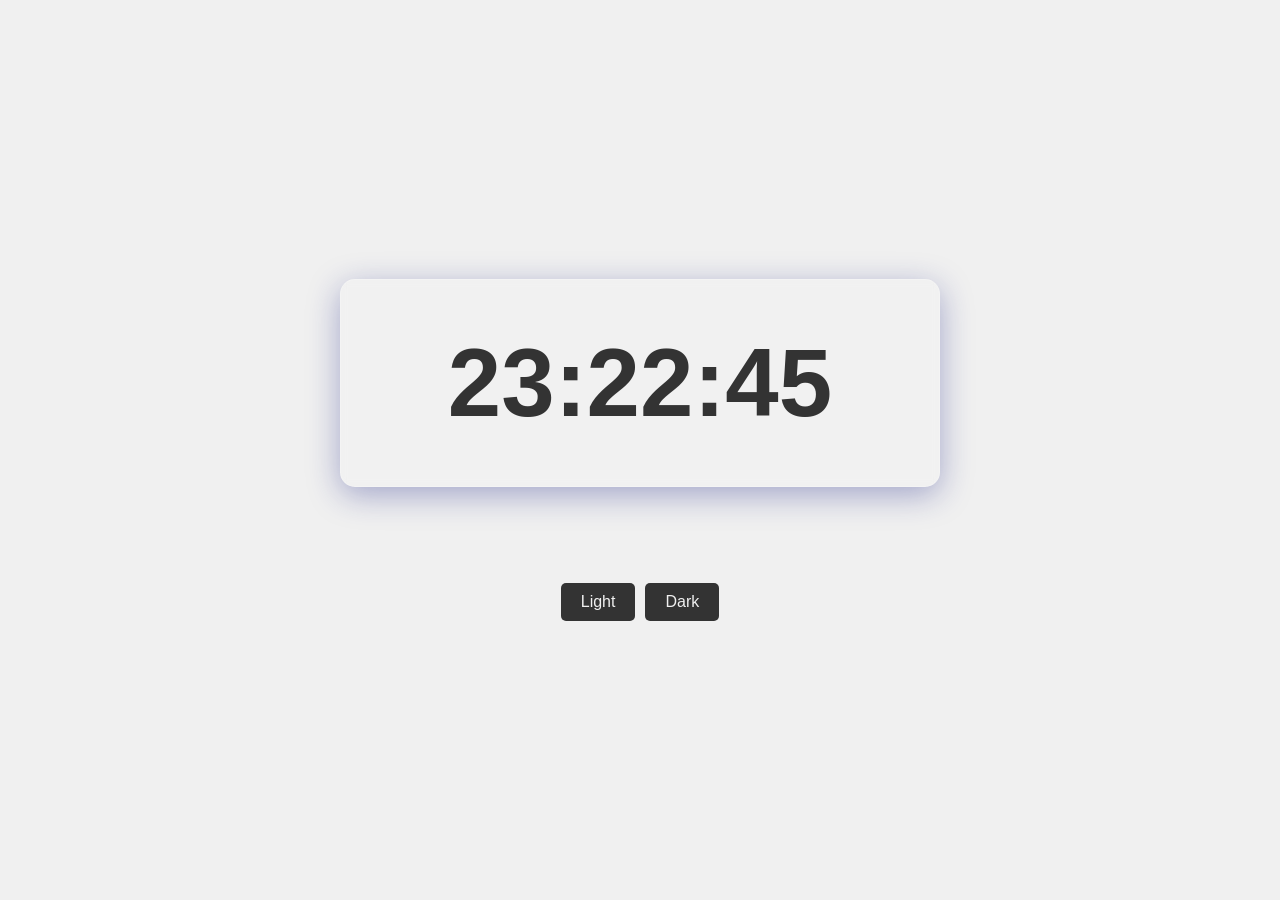
<file: Digital Clock/index.html>
<!DOCTYPE html>
<html lang="en">

<head>
    <meta charset="UTF-8">
    <meta name="viewport" content="width=device-width, initial-scale=1.0">
    <title>Modern Digital Clock</title>
    <style>
        :root {
            --bg-light: #f0f0f0;
            --text-light: #333;
            --bg-dark: #333;
            --text-dark: #f0f0f0;
        }

        body {
            font-family: 'Arial', sans-serif;
            display: flex;
            justify-content: center;
            align-items: center;
            height: 100vh;
            margin: 0;
            transition: background-color 0.3s, color 0.3s;
        }

        .clock-container {
            text-align: center;
            width: 90%;
            max-width: 600px;
        }

        #clock {
            font-size: clamp(3rem, 10vw, 6rem);
            font-weight: bold;
            padding: 0.5em;
            border-radius: 15px;
            background-color: rgba(255, 255, 255, 0.1);
            box-shadow: 0 8px 32px 0 rgba(31, 38, 135, 0.37);
            backdrop-filter: blur(4px);
            border: 1px solid rgba(255, 255, 255, 0.18);
            margin-bottom: 1em;
        }

        .theme-buttons {
            display: flex;
            justify-content: center;
            gap: 10px;
        }

        .theme-button {
            padding: 10px 20px;
            font-size: clamp(0.8rem, 3vw, 1rem);
            border: none;
            border-radius: 5px;
            cursor: pointer;
            transition: background-color 0.3s, transform 0.1s;
        }

        .theme-button:hover {
            transform: scale(1.05);
        }

        .theme-button:active {
            transform: scale(0.95);
        }

        body.light-theme {
            background-color: var(--bg-light);
            color: var(--text-light);
        }

        body.dark-theme {
            background-color: var(--bg-dark);
            color: var(--text-dark);
        }

        .light-theme .theme-button {
            background-color: var(--bg-dark);
            color: var(--text-dark);
        }

        .dark-theme .theme-button {
            background-color: var(--bg-light);
            color: var(--text-light);
        }

        @media (max-width: 480px) {
            .clock-container {
                width: 95%;
            }

            #clock {
                padding: 0.3em;
            }

            .theme-button {
                padding: 8px 16px;
            }
        }
    </style>
</head>

<body class="light-theme">
    <div class="clock-container">
        <div id="clock">00:00:00</div>
        <div class="theme-buttons">
            <button class="theme-button" onclick="setTheme('light')">Light</button>
            <button class="theme-button" onclick="setTheme('dark')">Dark</button>
        </div>
    </div>

    <script>
        function updateClock() {
            const now = new Date();
            const hours = String(now.getHours()).padStart(2, '0');
            const minutes = String(now.getMinutes()).padStart(2, '0');
            const seconds = String(now.getSeconds()).padStart(2, '0');
            document.getElementById('clock').textContent = `${hours}:${minutes}:${seconds}`;
        }

        function setTheme(theme) {
            document.body.className = theme + '-theme';
        }

        // Update clock immediately and then every second
        updateClock();
        setInterval(updateClock, 1000);
    </script>
</body>

</html>
</file>
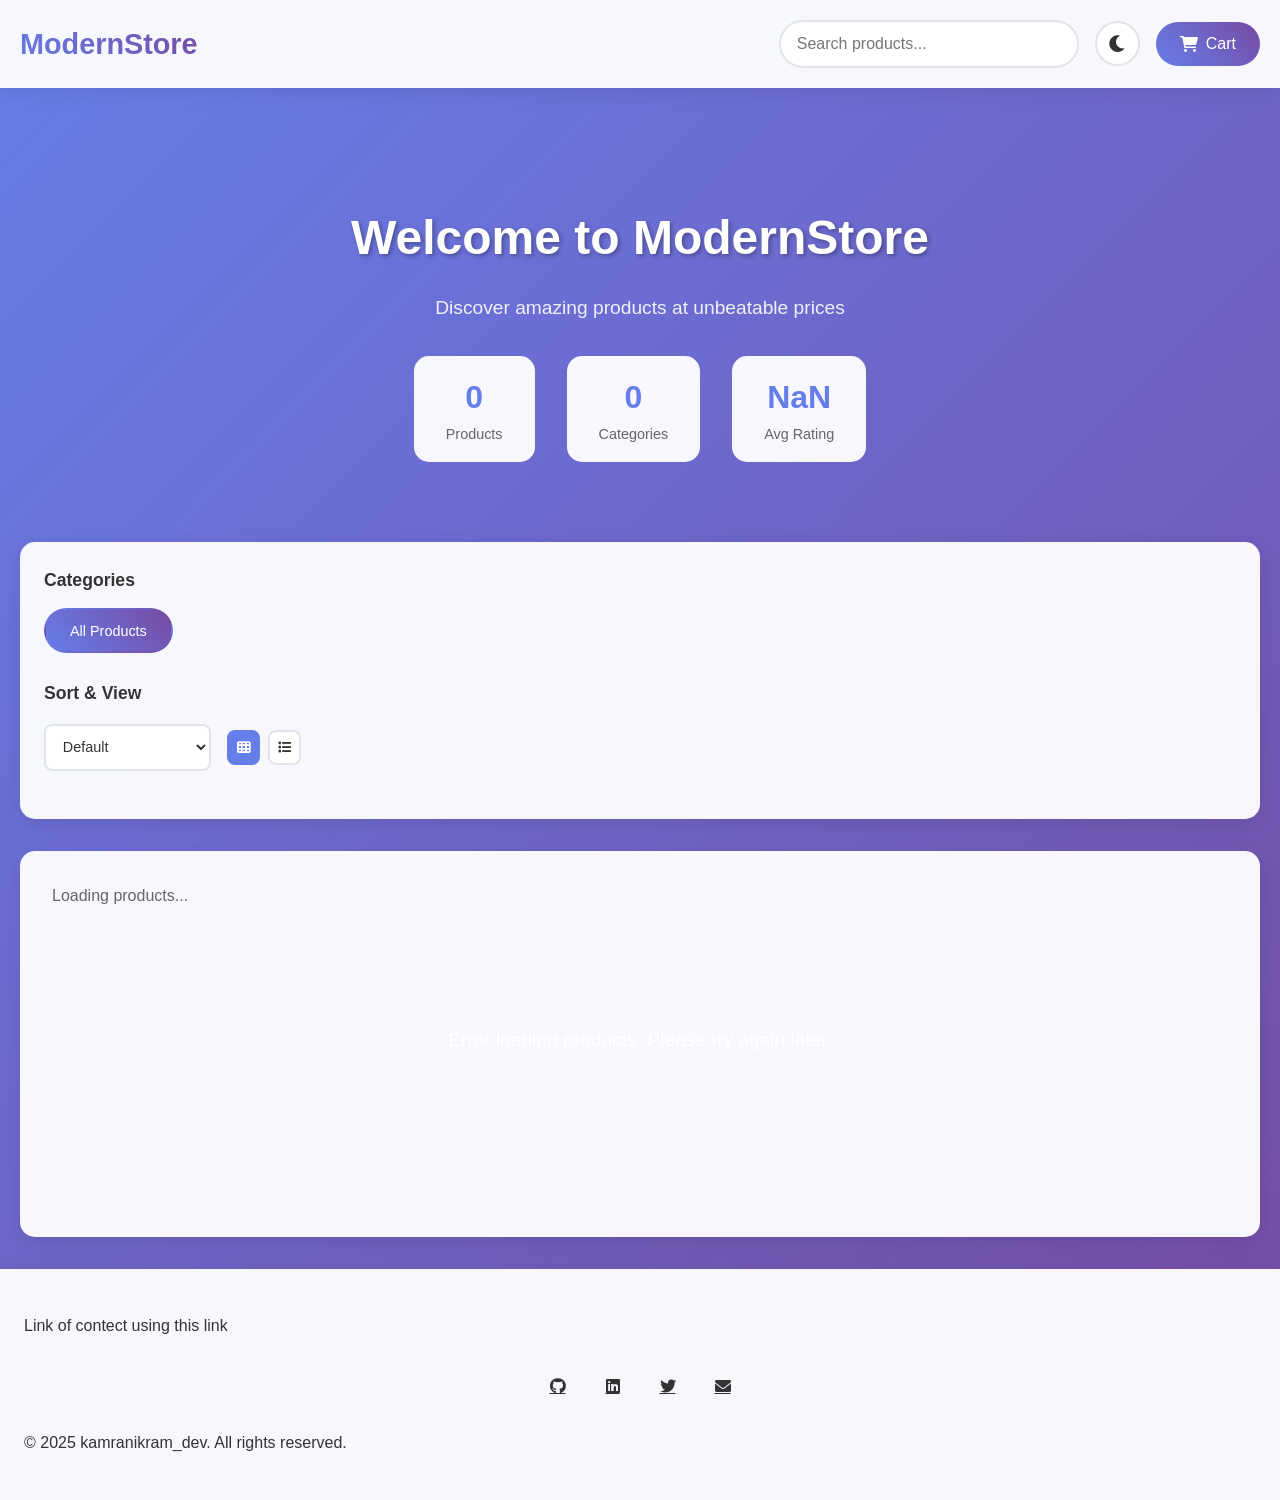
<file: ecommerce/index.html>
<!DOCTYPE html>
<html lang="en">

<head>
    <meta charset="UTF-8">
    <meta name="viewport" content="width=device-width, initial-scale=1.0">
    <title>ModernStore - Your Shopping Destination</title>
    <link rel="stylesheet" href="https://cdnjs.cloudflare.com/ajax/libs/font-awesome/6.4.0/css/all.min.css">
    <link href="https://cdnjs.cloudflare.com/ajax/libs/font-awesome/6.0.0/css/all.min.css" rel="stylesheet">
    <link rel="stylesheet" href="style.css">
</head>

<body data-theme="light">
    <header>
        <nav class="container">
            <div class="logo">ModernStore</div>
            <div class="nav-controls">
                <div class="search-container">
                    <input type="text" class="search-input" placeholder="Search products..." id="searchInput">
                </div>
                <button class="theme-toggle" id="themeToggle">
                    <i class="fas fa-moon"></i>
                </button>
                <button class="cart-btn" id="cartBtn">
                    <i class="fas fa-shopping-cart"></i>
                    Cart
                    <span class="cart-count" id="cartCount">0</span>
                </button>
            </div>
        </nav>
    </header>

    <main>
        <section class="hero">
            <div class="container">
                <h1>Welcome to ModernStore</h1>
                <p>Discover amazing products at unbeatable prices</p>
                <div class="stats">
                    <div class="stat-item">
                        <div class="stat-number" id="totalProducts">0</div>
                        <div class="stat-label">Products</div>
                    </div>
                    <div class="stat-item">
                        <div class="stat-number" id="totalCategories">0</div>
                        <div class="stat-label">Categories</div>
                    </div>
                    <div class="stat-item">
                        <div class="stat-number" id="avgRating">0</div>
                        <div class="stat-label">Avg Rating</div>
                    </div>
                </div>
            </div>
        </section>

        <div class="container">
            <div class="filters">
                <div class="filter-section">
                    <div class="filter-title">Categories</div>
                    <div class="filter-buttons" id="filterButtons">
                        <button class="filter-btn active" data-category="all">All Products</button>
                    </div>
                </div>

                <div class="filter-section">
                    <div class="filter-title">Sort & View</div>
                    <div class="sort-controls">
                        <select class="sort-select" id="sortSelect">
                            <option value="default">Default</option>
                            <option value="price-low">Price: Low to High</option>
                            <option value="price-high">Price: High to Low</option>
                            <option value="rating">Highest Rated</option>
                            <option value="name">Name A-Z</option>
                        </select>
                        <div class="view-toggle">
                            <button class="view-btn active" data-view="grid">
                                <i class="fas fa-th"></i>
                            </button>
                            <button class="view-btn" data-view="list">
                                <i class="fas fa-list"></i>
                            </button>
                        </div>
                    </div>
                </div>
            </div>

            <div class="products-container">
                <div class="products-header">
                    <div class="products-count" id="productsCount">Loading products...</div>
                </div>

                <div class="loading" id="loading">
                    <div class="spinner"></div>
                    Loading amazing products...
                </div>
                <div class="products-grid" id="productsGrid"></div>

                <div class="pagination" id="pagination"></div>
            </div>
        </div>
    </main>

    <!-- Cart Modal -->
    <div id="cartModal" class="cart-modal">
        <div class="cart-content">
            <span class="close-cart" id="closeCart">&times;</span>
            <h2>Shopping Cart</h2>
            <div id="cartItems"></div>
            <div class="cart-total" id="cartTotal">Total: $0.00</div>
        </div>
    </div>
    <footer class="footer">
        <p class="product-info">Link of contect using this link</p>

        <div class="social-links">
            <a href="https://github.com/kamranikramofficial" target="_blank" title="GitHub">
                <i class="fab fa-github"></i>
            </a>
            <a href="https://linkedin.com/in/kamranikramofficial" target="_blank" title="LinkedIn">
                <i class="fab fa-linkedin"></i>
            </a>
            <a href="https://x.com/kamranikram_dev" target="_blank" title="LinkedIn">
                <i class="fab fa-twitter"></i>
            </a>
            <a href="mailto:kamranikram706@gmail.com" title="Email">
                <i class="fas fa-envelope"></i>
            </a>
        </div>
        <p class="product-info">&copy; 2025 kamranikram_dev. All rights reserved.</p>
        </h5>
    </footer>

    <script src="app.js"></script>
</body>

</html>
</file>
<file: styles.css>
/* Reset and Base Styles */
* {
    margin: 0;
    padding: 0;
    box-sizing: border-box;
}

:root {
    --primary-color: #3b82f6;
    --primary-light: #93c5fd;
    --text-color: #1f2937;
    --text-light: #6b7280;
    --background-color: #f3f4f6;
    --card-color: #ffffff;
    --border-color: #e5e7eb;
    --shadow: 0 10px 15px -3px rgba(0, 0, 0, 0.1), 0 4px 6px -2px rgba(0, 0, 0, 0.05);
    --border-radius: 12px;
}

body {
    font-family: 'Poppins', sans-serif;
    line-height: 1.6;
    color: var(--text-color);
    background-color: var(--background-color);
    min-height: 100vh;
    display: flex;
    align-items: center;
    justify-content: center;
    padding: 20px;
}

.container {
    width: 100%;
    max-width: 800px;
}

/* Card Styles */
.card {
    background-color: var(--card-color);
    border-radius: var(--border-radius);
    box-shadow: var(--shadow);
    overflow: hidden;
    padding: 40px;
}

/* Profile Section */
.profile {
    text-align: center;
    margin-bottom: 40px;
}

.profile-image {
    width: 150px;
    height: 150px;
    border-radius: 50%;
    overflow: hidden;
    margin: 0 auto 20px;
    border: 4px solid var(--primary-light);
    box-shadow: 0 4px 6px rgba(0, 0, 0, 0.1);
}

.profile-image img {
    width: 100%;
    height: 100%;
    object-fit: cover;
}

.profile h1 {
    font-size: 2rem;
    margin-bottom: 5px;
    color: var(--text-color);
}

.profile .title {
    color: var(--primary-color);
    font-weight: 500;
    margin-bottom: 15px;
}

.profile .bio {
    color: var(--text-light);
    max-width: 600px;
    margin: 0 auto 20px;
}

.social-links {
    display: flex;
    justify-content: center;
    gap: 15px;
    margin-top: 20px;
}

.social-links a {
    display: flex;
    align-items: center;
    justify-content: center;
    width: 40px;
    height: 40px;
    background-color: var(--background-color);
    color: var(--text-color);
    border-radius: 50%;
    transition: all 0.3s ease;
}

.social-links a:hover {
    background-color: var(--primary-color);
    color: white;
    transform: translateY(-3px);
}

/* Project Section */
.project-section {
    margin-bottom: 40px;
}

h2 {
    font-size: 1.5rem;
    margin-bottom: 20px;
    padding-bottom: 10px;
    border-bottom: 2px solid var(--border-color);
    color: var(--text-color);
}

.project-card {
    display: flex;
    align-items: center;
    background-color: var(--background-color);
    border-radius: var(--border-radius);
    padding: 20px;
    transition: transform 0.3s ease, box-shadow 0.3s ease;
}

.project-card:hover {
    transform: translateY(-5px);
    box-shadow: var(--shadow);
}

.project-icon {
    width: 60px;
    height: 60px;
    background-color: var(--primary-light);
    border-radius: 50%;
    display: flex;
    align-items: center;
    justify-content: center;
    margin-right: 20px;
    flex-shrink: 0;
}

.project-icon i {
    font-size: 1.5rem;
    color: var(--primary-color);
}

.project-details {
    flex: 1;
}

.project-details h3 {
    font-size: 1.2rem;
    margin-bottom: 5px;
    color: var(--text-color);
}

.project-details p {
    color: var(--text-light);
    margin-bottom: 15px;
    font-size: 0.95rem;
}

.project-link {
    display: inline-flex;
    align-items: center;
    padding: 8px 16px;
    background-color: var(--primary-color);
    color: white;
    border-radius: 20px;
    text-decoration: none;
    font-size: 0.9rem;
    font-weight: 500;
    transition: background-color 0.3s ease;
}

.project-link:hover {
    background-color: #2563eb;
}

.project-link i {
    margin-right: 8px;
}

/* Skills Section */
.skills-section {
    margin-bottom: 30px;
}

.skills {
    display: flex;
    flex-wrap: wrap;
    gap: 10px;
}

.skill-tag {
    padding: 6px 12px;
    background-color: var(--primary-light);
    color: var(--primary-color);
    border-radius: 20px;
    font-size: 0.9rem;
    font-weight: 500;
}

/* Footer */
footer {
    text-align: center;
    margin-top: 30px;
    color: var(--text-light);
    font-size: 0.9rem;
}

/* Responsive Styles */
@media (max-width: 600px) {
    .card {
        padding: 30px 20px;
    }
    
    .profile-image {
        width: 120px;
        height: 120px;
    }
    
    .profile h1 {
        font-size: 1.8rem;
    }
    
    .project-card {
        flex-direction: column;
        text-align: center;
    }
    
    .project-icon {
        margin-right: 0;
        margin-bottom: 15px;
    }
    .project-link{
        margin-bottom: 10px;

    }
    .project-link-pa{
        padding-left:29px;
        padding-right:29px;
        margin-left: -23px;

    }
    
    .skills {
        justify-content: center;
    }
}
</file>
<file: 3d/style.css>
* {
    margin: 0;
    padding: 0;
}

section {
    position: fixed;
    top: 0;
    left: 0;
    width: 100%;
    height: 100vh;
    overflow: hidden;
}

.pattern {
    position: relative;
    transform-style: preserve-3d;
    perspective: 1000px;
    animation: animateBg 10s ease-in-out infinite;
}

@keyframes animateBg {
    0%, 100% {
        transform: scale(1.6) rotate(-15deg);
    }
    50% {
        transform: scale(1.6) rotate(15deg);
    }
}

.pattern .face {
    position: relative;
    width: 100%;
    height: 50vh;
    background: url(check.jpg);
    background-size: 100px 100px;
    animation: animate 1s linear infinite;
}

@keyframes animate {
    0% {
        background-position: 0;
    }
    100% {
        background-position: 100px;
    }
}

.pattern .face.face2 {
    height: 100vh;
    transform-origin: top;
    transform: rotateX(70deg);
}

.pattern .face1:before {
    content: '';
    position: absolute;
    bottom: 0;
    left: 0;
    width: 100%;
    height: 125px;
    background: linear-gradient(0deg, rgba(0, 0, 0, 0.5), transparent);
}

.pattern .face2:before {
    content: '';
    position: absolute;
    bottom: top;
    left: 0;
    width: 100%;
    height: 125px;
    background: linear-gradient(180deg, rgba(0, 0, 0, 0.5), transparent);
}
</file>
<file: add-friend/sttyle.css>
body {
    font-family: Arial, sans-serif;
    background-color: #f0f2f5;
    margin: 0;
    padding: 20px;
}

.container {
    display: flex;
    justify-content: center;
    flex-wrap: wrap;
    gap: 20px;
}

.box {
    background-color: white;
    border-radius: 8px;
    box-shadow: 0 2px 4px rgba(0, 0, 0, 0.1);
    padding: 20px;
    width: 250px;
    text-align: center;
    transition: transform 0.3s ease;
}

.box:hover {
    transform: translateY(-5px);
}

img {
    width: 120px;
    height: 120px;
    border-radius: 50%;
    object-fit: cover;
    margin-bottom: 15px;
}

.profilename {
    margin: 0;
    font-size: 1.2em;
    color: #1c1e21;
}

.status {
    margin: 10px 0;
    font-size: 1em;
    color: #65676b;
}

.btn {
    background-color: #1877f2;
    color: white;
    border: none;
    padding: 10px 20px;
    border-radius: 5px;
    cursor: pointer;
    font-size: 1em;
    transition: background-color 0.3s ease;
}

.btn:hover {
    background-color: #166fe5;
}

.btn.remove {
    background-color: #e4e6eb;
    color: #1c1e21;
}

.btn.remove:hover {
    background-color: #d8dadf;
}
</file>
<file: Age Calculator/styles.css>
* {
    margin: 0;
    padding: 0;
    box-sizing: border-box;
}

body {
    font-family: 'Arial', sans-serif;
    background-color: #f0f4f8;
    display: flex;
    justify-content: center;
    align-items: center;
    min-height: 100vh;
    line-height: 1.6;
}

.container {
    background-color: #ffffff;
    border-radius: 10px;
    box-shadow: 0 4px 6px rgba(0, 0, 0, 0.1);
    padding: 2rem;
    width: 90%;
    max-width: 400px;
}

h1 {
    color: #2c3e50;
    text-align: center;
    margin-bottom: 1.5rem;
}

.calculator {
    display: flex;
    flex-direction: column;
}

label {
    font-weight: bold;
    margin-bottom: 0.5rem;
    color: #34495e;
}

input[type="date"] {
    padding: 0.5rem;
    border: 1px solid #bdc3c7;
    border-radius: 4px;
    font-size: 1rem;
    margin-bottom: 1rem;
}

button {
    background-color: #3498db;
    color: #ffffff;
    border: none;
    padding: 0.75rem;
    font-size: 1rem;
    border-radius: 4px;
    cursor: pointer;
    transition: background-color 0.3s ease;
}

button:hover {
    background-color: #2980b9;
}

#result {
    margin-top: 1.5rem;
    background-color: #ecf0f1;
    padding: 1rem;
    border-radius: 4px;
}

#result h2 {
    color: #2c3e50;
    margin-bottom: 0.5rem;
}

#result p {
    font-size: 1.1rem;
    margin-bottom: 0.25rem;
}

#result span {
    font-weight: bold;
    color: #e74c3c;
}

#error {
    color: #e74c3c;
    margin-top: 1rem;
    text-align: center;
}

.hidden {
    display: none;
}

@media (max-width: 480px) {
    .container {
        width: 95%;
        padding: 1.5rem;
    }
}
</file>
<file: birthday-animation-card/style.css>
* {
    margin: 0;
    padding: 0;
}

body {
    min-height: 100vh;
    background: #0b0d15;
    color: #a2a5b3;
    align-content: center;
}

h1 {
    color: white;
    margin-bottom: 1.4rem;

}

.card {
    margin: 0 auto;
    padding: 2em;
    width: 300px;
    line-height: 1.4rem;
    background: #1c1f2b;
    text-align: center;
    border-radius: 10px;
    position: relative;
}

@property --angle{
    syntax: "<angle>";
    initial-value: 0deg;
    inherits: false;
}

.card::after, .card::before{
    --angle: 0deg;
    content: '';
    position: absolute;
    height: 100%;
    width: 100%;
    background-image: conic-gradient(from var(--angle), #ff4545, #00ff99, #006aff, #ff0095, #ff4545);
    
    /* background-image: conic-gradient(from var(--angle), transparent 70%, yellow, red); */

    /* background-image: conic-gradient(from var(--angle), transparent 70%, blue, white); */
    top: 50%;
    left: 50%;
    translate: -50% -50%;
    z-index: -1;
    padding: 3px;
    border-radius: 10px;
    animation: spin 3s linear infinite;
}

.card::before{
    filter: blur(1.5rem);
    opacity: 0.5;
}

@keyframes spin {
    from{
        --angle: 0deg;
    }
    to{
        --angle: 360deg;
    }
}
</file>
<file: button-ani/style.css>
body {
    background: #03042c;
    font-family: sans-serif;
}

.center {
    position: absolute;
    top: 50%;
    left: 50%;
    color: white;
    font-size: 50px;
    font-weight: 700;
    padding: 30px 60px;
    box-shadow: 0px 25px 50px rgba(0, 0, 0, 0.5);
    transform: translate(-50%, -50%);
    overflow: hidden;
    transition: 2s;
}

.center:before {
    content: '';
    position: absolute;
    top: 2px;
    left: 2px;
    width: 50%;
    background: rgba(255, 255, 255, 0.05);   
}

.center span:nth-child(1) {
    position: absolute;
    top: 0px;
    left: 0px;
    width: 100%;
    height: 2px;
    background: linear-gradient(to right, #0c002b, #1779ff);
    animation: anim1 2s linear infinite;
}
@keyframes anim1 {
    0% {
        transform: translateX(-100%);
    }
    100% {
        transform: translateX(100%);
    }
}

.center span:nth-child(2) {
    position: absolute;
    top: 0px;
    right: 0px;
    width: 2px;
    height: 100%;
    background: linear-gradient(to bottom, #0c002b, #1779ff);
    animation: anim2 2s linear infinite;
    animation-delay: 1s;
}
@keyframes anim2 {
    0% {
        transform: translateY(-100%);
    }
    100% {
        transform: translateY(100%);
    }
}

.center span:nth-child(3) {
    position: absolute;
    bottom: 0px;
    left: 0px;
    width: 100%;
    height: 2px;
    background: linear-gradient(to left, #0c002b, #1779ff);
    animation: anim3 2s linear infinite;
}
@keyframes anim3 {
    0% {
        transform: translateX(100%);
    }
    100% {
        transform: translateX(-100%);
    }
}

.center span:nth-child(4) {
    position: absolute;
    bottom: 0px;
    left: 0px;
    width: 2px;
    height: 100%;
    background: linear-gradient(to top, #0c002b, #1779ff);
    animation: anim4 2s linear infinite;
    animation-delay: 1s;
}
@keyframes anim4 {
    0% {
        transform: translateY(100%);
    }
    100% {
        transform: translateY(-100%);
    }
}

.center:hover {
    background: #EEEB18;
    box-shadow: 0px 25px 50px #EEEB18;
    color: black;
    cursor: pointer;
}

.center:hover span {
    background: #EEEB18;
}
</file>
<file: button-glow/style.css>
html, body {
    height: 100%;
    margin: 0;
    display: flex;
    justify-content: center;
    align-items: center;
    background-color: #161616;
    transform: scale(1.5);
}

/* button */
.btn {
    padding: 15px 40px;
    border: none;
    outline: none;
    color: #fff;
    cursor: pointer;
    position: relative;
    z-index: 0;
    border-radius: 12px;
}

.btn::after {
    content: "";
    z-index: -1;
    position: absolute;
    width: 100%;
    height: 100%;
    background-color: #333;
    left: 0;
    top: 0;
    border-radius: 10px;
}

.btn::before {
    content: "";
    background: linear-gradient(45deg, #f00, orange, #ff0, #0f0, #0ff, #00f, #f0f, #f00);
    position: absolute;
    top: -2px;
    left: -2px;
    background-size: 600%;
    z-index: -1;
    width: calc(100% + 4px);
    height: calc(100% + 4px);
    filter: blur(8px);
    animation: glowing 20s linear infinite;
    transition: opacity .3s ease-in-out;
    border-radius: 10px;
    opacity: 1;
    -webkit-animation: glowing 20s linear infinite;
}

@keyframes glowing {
    0% {
        background-position: 0 0;
    }
    50% {
        background-position: 400% 0;
    }
    100% {
        background-position: 0 0;
    }
}

/* hover */
.btn:hover::before {
    opacity: 1;
}

.btn:active:after {
    background: transparent;
}

.btn:active {
    color: #000;
    font-weight: bold;
}
</file>
<file: button/style.css>
* {
    margin: 0;
    padding: 0;
}

body {
    font-family: 'Segoe UI', Tahoma, Geneva, Verdana, sans-serif;
    background: #ddd;
    padding-top: 50px;
}

.title {
    width: 300px;
    color: #636e72;
    font-size: 45px;
    margin: auto;
}

.btn-container {
    width: 400px;
    height: 400px;
    margin: auto;
}

.btn {
    display: flex;
    width: 150px;
    margin: 25px auto;
    justify-content: center;
    padding: 15px 25px;
    font-size: 25px;
    border: none;
    box-shadow: 0px 0px 5px gray;
    border-radius: 5px;
    color: #ddd;
}

.shake {
    background: #303030;
}
.shake:hover {
    animation: shake .25s ease-out;
}
@keyframes shake {
    0% {
        transform: translateX(0px);
    }
    25% {
        transform: translateX(20px);
    }
    50% {
        transform: translateX(0px);
    }
    75% {
        transform: translateX(-10px);
    }
    100% {
        transform: translateX(0px);
    }
}

.bounce {
    background: #27ae60;
}
.bounce:hover {
    animation: bounce .25s ease-out;
}
@keyframes bounce {
    0% {
        transform: translateY(0px);
    }
    25% {
        transform: translateY(20px);
    }
    50% {
        transform: translateY(0px);
    }
    75% {
        transform: translateY(-10px);
    }
    100% {
        transform: translateY(0px);
    }
}

.flash {
    background: #2c3e50;
}
.flash:hover {
    animation: flash 0.5s ease-out;
}
@keyframes flash {
    0% {
        opacity: 0;        
    }
    25% {
        opacity: 0.5;
    }
    50% {
        opacity: 1;
    }
    75% {
        opacity: 0.5;
    }
    100% {
        opacity: 0;
    }
}

.scale {
    background: #e6373a;
}
.scale:hover {
    animation: scale 0.5s ease-out;
}
@keyframes scale {
    0%{
        transform: scale(1, 1);
    }
    25% {
        transform: scale(1.5, 1.5);
    }
    50% {
        transform: scale(0.5, 0.5);
    }
    75% {
        transform: scale(1.5, 1.5);
    }
    100% {
        transform: scale(1, 1);
    }
}

.swing {
    background: #16a085;
}
.swing:hover {
    animation: swing 0.5s ease-out;
}
@keyframes swing {
    0% {
        transform: rotate(0deg);
    }
    25% {
        transform: rotate(20deg);
    }
    50% {
        transform: rotate(0deg);
    }
    75% {
        transform: rotate(-20deg);
    }
    100% {
        transform: rotate(0deg);
    }
}
</file>
<file: calculator/styles.css>
* {
    margin: 0;
    padding: 0;
    box-sizing: border-box;
    font-family: "Poppins", sans-serif;
}

body {
    width: 100%;
    height: 100vh;
    display: flex;
    justify-content: center;
    align-items: center;
    background: linear-gradient(135deg, #1a1a2e, #16213e, #0f3460);
    overflow: hidden;
    position: relative;
}

body::before {
    content: "";
    position: absolute;
    top: -50%;
    left: -50%;
    width: 200%;
    height: 200%;
    background: radial-gradient(circle, rgba(255, 255, 255, 0.05) 1px, transparent 1px);
    background-size: 30px 30px;
    z-index: 0;
    animation: backgroundMove 60s linear infinite;
}

@keyframes backgroundMove {
    0% {
        transform: translate(0, 0);
    }
    100% {
        transform: translate(50px, 50px);
    }
}

.container {
    position: relative;
    z-index: 1;
    perspective: 1000px;
}

.calculator {
    border: none;
    padding: 25px;
    border-radius: 24px;
    background: rgba(255, 255, 255, 0.1);
    backdrop-filter: blur(10px);
    box-shadow: 
        0 10px 30px rgba(0, 0, 0, 0.3),
        0 15px 12px rgba(0, 0, 0, 0.22),
        inset 0 -5px 15px rgba(255, 255, 255, 0.1),
        inset 0 5px 15px rgba(0, 0, 0, 0.2);
    transform-style: preserve-3d;
    transform: rotateX(5deg);
    transition: transform 0.3s ease;
}

.calculator:hover {
    transform: rotateX(0deg);
}

.display-container {
    background: rgba(0, 0, 0, 0.2);
    border-radius: 16px;
    padding: 10px;
    margin-bottom: 20px;
    box-shadow: inset 0 2px 5px rgba(0, 0, 0, 0.3);
    position: relative;
}

.calculator-brand {
    position: absolute;
    top: 10px;
    left: 15px;
    z-index: 2;
}

.brand-text {
    font-size: 14px;
    font-weight: 700;
    letter-spacing: 1px;
    color: rgba(255, 255, 255, 0.7);
}

.brand-highlight {
    color: #00d9ff;
    text-shadow: 0 0 5px rgba(0, 217, 255, 0.7);
}

input {
    width: 100%;
    border: none;
    padding: 35px 15px 15px;
    background: transparent;
    font-size: 40px;
    text-align: right;
    color: #ffffff;
    text-shadow: 0 0 5px rgba(255, 255, 255, 0.5);
    font-weight: 500;
}

input::placeholder {
    color: rgba(255, 255, 255, 0.7);
}

.buttons-container {
    display: grid;
    gap: 10px;
}

.row {
    display: flex;
    justify-content: space-between;
    gap: 10px;
}

.button-wrapper {
    position: relative;
    flex: 1;
}

button {
    width: 100%;
    height: 65px;
    border: none;
    border-radius: 16px;
    font-size: 22px;
    font-weight: 500;
    cursor: pointer;
    transition: all 0.2s cubic-bezier(0.175, 0.885, 0.32, 1.275);
    position: relative;
    overflow: hidden;
}

button::before {
    content: "";
    position: absolute;
    top: 0;
    left: 0;
    width: 100%;
    height: 100%;
    background: radial-gradient(circle at center, rgba(255, 255, 255, 0.3) 0%, transparent 70%);
    opacity: 0;
    transition: opacity 0.3s ease;
}

button:hover::before {
    opacity: 1;
}

button:active {
    transform: scale(0.95) translateY(3px);
}

.number {
    background: rgba(255, 255, 255, 0.1);
    color: #ffffff;
    box-shadow: 
        0 4px 8px rgba(0, 0, 0, 0.2),
        inset 0 1px 1px rgba(255, 255, 255, 0.1);
}

.operator {
    background: rgba(109, 238, 10, 0.15);
    color: #6dee0a;
    box-shadow: 
        0 4px 8px rgba(0, 0, 0, 0.2),
        inset 0 1px 1px rgba(109, 238, 10, 0.2);
    text-shadow: 0 0 5px rgba(109, 238, 10, 0.5);
}

.special-btn {
    background: rgba(255, 255, 255, 0.15);
    color: #ff5e78;
    box-shadow: 
        0 4px 8px rgba(0, 0, 0, 0.2),
        inset 0 1px 1px rgba(255, 255, 255, 0.1);
    text-shadow: 0 0 5px rgba(255, 94, 120, 0.5);
}

.equalBtn {
    background: linear-gradient(135deg, #fb7c14, #ff5e78);
    color: #ffffff;
    box-shadow: 
        0 4px 8px rgba(251, 124, 20, 0.4),
        inset 0 1px 1px rgba(255, 255, 255, 0.3);
    text-shadow: 0 0 5px rgba(255, 255, 255, 0.5);
}

.equalBtn:hover {
    background: linear-gradient(135deg, #ff8c2a, #ff6b85);
    box-shadow: 
        0 6px 12px rgba(251, 124, 20, 0.5),
        inset 0 1px 1px rgba(255, 255, 255, 0.3);
}

.key-hint {
    position: absolute;
    top: 5px;
    right: 8px;
    font-size: 10px;
    color: rgba(255, 255, 255, 0.5);
}

/* Button press animation */
.button-active {
    transform: scale(0.95) translateY(3px);
    box-shadow: 0 2px 4px rgba(0, 0, 0, 0.2);
}

/* Glow effect for active button */
.glow-effect {
    animation: glow 0.3s ease-out;
}

@keyframes glow {
    0% {
        box-shadow: 0 0 5px rgba(255, 255, 255, 0.5);
    }
    50% {
        box-shadow: 0 0 20px rgba(255, 255, 255, 0.8);
    }
    100% {
        box-shadow: 0 0 5px rgba(255, 255, 255, 0.5);
    }
}

/* Responsive design */
@media (max-width: 400px) {
    .calculator {
        padding: 15px;
        transform: none;
    }
    
    input {
        font-size: 32px;
    }
    
    button {
        height: 55px;
        font-size: 18px;
    }
}
</file>
<file: car/style.css>
/* * {
    margin: 0;
    padding: 0;
    box-sizing: border-box;
} */

body {
    position: relative;
    width: 100vw;
    height: 100vh;
    background: url('images/bg.jpg');
    background-size: cover;
    overflow: hidden;
    background-position: 0px;
    animation: bgmove 5s linear infinite;
}

@keyframes bgmove {
    0% {
        background-position: 0px;
    }
    100% {
        background-position: 5000px;
    }
}

.car {
    position: absolute;
    bottom: 4%;
    right: 0%;
    /* following code make the image original size which shows the large size car */
    /* width: 860px; */
    /* height: 311px; */
    /* background: url('car.png'); */

    animation: car 5s linear infinite;
}

@keyframes car {
    0% {
        right: -10%;
    }
    40% {
        right: 60%;
    }
    100% {
        right: 100%;
    }
}

.tyre {
    width: 79px;
    height: 79px;
    border-radius: 50%;
    background: black;
    animation: tyre 5s linear infinite;
}

@keyframes tyre {
    0% {
        transform: rotate(360deg);
    }
    100% {
        transform: rotate(0deg);
    }
}

.left {
    position: absolute;
    top: 52%;
    left: 10%;
}

.right {
    position: absolute;
    top: 52%;
    right: 16%;
}

.rim {
    position: absolute;
    top: 20%;
    left: 20%;
    width: 40px;
    height: 40px;
    border-radius: 50%;
    border: 2px silver dotted;    
}
</file>
<file: color-pick/styles.css>
body {
    font-family: 'Poppins', sans-serif;
    text-align: center;
    background: linear-gradient(135deg, #ff9a9e, #fad0c4, #fad0c4);
    height: 100vh;
    display: flex;
    justify-content: center;
    align-items: center;
    transition: background 0.5s ease-in-out;
}
.container {
    padding: 20px;
    background: rgba(255, 255, 255, 0.1);
    border-radius: 15px;
    box-shadow: 0 4px 10px rgba(0, 0, 0, 0.2);
    backdrop-filter: blur(10px);
    width: 300px;
    animation: fadeIn 1s ease-in-out;
}
input[type="color"] {
    width: 80px;
    height: 40px;
    border: none;
    cursor: pointer;
    transition: transform 0.3s ease-in-out;
}

input[type="color"]:hover {
    transform: scale(1.1);
}
.color-info {
    display: flex;
    justify-content: space-between;
    align-items: center;
    margin-top: 10px;
    background: rgba(255, 255, 255, 0.2);
    padding: 10px;
    border-radius: 10px;
    transition: all 0.3s ease-in-out;
}

.color-info:hover {
    transform: scale(1.05);
}

.copy-btn {
    border: none;
    padding: 5px 10px;
    background: #ffffff;
    border-radius: 5px;
    cursor: pointer;
    transition: background 0.3s ease;
}

.copy-btn:hover {
    background: #f0f0f0;
}

@keyframes fadeIn {
    from {
        opacity: 0;
        transform: translateY(-20px);
    }
    to {
        opacity: 1;
        transform: translateY(0);
    }
}
@media (max-width: 480px) {
    .container {
        padding: 15px;
        max-width: 90%;
    }
    
    input[type="color"] {
        width: 70px;
        height: 35px;
    }
    
    .color-info {
        flex-direction: column;
        align-items: center;
        font-size: 0.9rem;
        padding: 8px;
    }
    
    .copy-btn {
        margin-top: 5px;
        font-size: 0.85rem;
    }
}
</file>
<file: courser/style.css>
* {
    margin: 0;
    padding: 0;
    box-sizing: border-box;
}

body {
    font-family: 'Poppins', sans-serif;
    background-color:#0f0f0f;
    color: #ffffff;
    height: 100vh;
    overflow: hidden;
}

#main {
    width: 100%;
    height: 100%;
    display: flex;
    justify-content: center;
    align-items: center;
}

h1 {
    font-size: 5vw;
    font-weight: 700;
    letter-spacing: 0.2em;
    text-transform: uppercase;
    opacity: 0.8;
    transition: all 0.3s ease;
}

#courser {
    position: absolute;
    width: 40px;
    height: 40px;
    border: 2px solid #00ff00;
    border-radius: 50%;
    transform: translate(-50%, -50%);
    transition: width 0.3s, height 0.3s, background-color 0.3s;
}

#courser::after {
    content: '';
    position: absolute;
    top: 50%;
    left: 50%;
    width: 5px;
    height: 5px;
    background-color: #00ff00;
    border-radius: 50%;
    transform: translate(-50%, -50%);
}

#main:hover #courser {
    width: 60px;
    height: 60px;
    background-color: rgba(0, 255, 0, 0.1);
}

@media (max-width: 768px) {
    h1 {
        font-size: 8vw;
    }
}
</file>
<file: ecommerce/style.css>
:root {
            /* Light Theme */
            --bg-primary: linear-gradient(135deg, #667eea 0%, #764ba2 100%);
            --bg-secondary: rgba(255, 255, 255, 0.95);
            --bg-card: white;
            --text-primary: #333;
            --text-secondary: #666;
                --primary-color: #667eea;
            --text-accent: #667eea;
            --border-color: #e1e5e9;
            --shadow: rgba(0, 0, 0, 0.1);
            --shadow-hover: rgba(0, 0, 0, 0.2);
            --overlay: rgba(0, 0, 0, 0.5);
        }

        [data-theme="dark"] {
            /* Dark Theme */
            --bg-primary: linear-gradient(135deg, #2c3e50 0%, #34495e 100%);
            --bg-secondary: rgba(45, 55, 72, 0.95);
            --bg-card: #2d3748;
            --text-primary: #e2e8f0;
            --text-secondary: #a0aec0;
                --primary-color: #3b82f6;

            --text-accent: #81e6d9;
            --border-color: #4a5568;
            --shadow: rgba(0, 0, 0, 0.3);
            --shadow-hover: rgba(0, 0, 0, 0.5);
            --overlay: rgba(0, 0, 0, 0.7);
        }

        * {
            margin: 0;
            padding: 0;
            box-sizing: border-box;
        }

        body {
            font-family: 'Segoe UI', Tahoma, Geneva, Verdana, sans-serif;
            line-height: 1.6;
            color: var(--text-primary);
            background: var(--bg-primary);
            min-height: 100vh;
            transition: all 0.3s ease;
        }

        .container {
            max-width: 1400px;
            margin: 0 auto;
            padding: 0 20px;
        }

        /* Header */
        header {
            background: var(--bg-secondary);
            backdrop-filter: blur(10px);
            box-shadow: 0 2px 20px var(--shadow);
            position: fixed;
            width: 100%;
            top: 0;
            z-index: 1000;
            padding-bottom: 20px;
            padding-top: 20px;
            transition: all 0.3s ease;
        }

        nav {
            display: flex;
            justify-content: space-between;
            align-items: center;
            padding: 1rem 0;
            flex-wrap: wrap;
            gap: 1rem;
        }

        .logo {
            font-size: 1.8rem;
            font-weight: bold;
            background: linear-gradient(45deg, var(--text-accent), #764ba2);
            -webkit-background-clip: text;
            -webkit-text-fill-color: transparent;
            background-clip: text;
        }

        .nav-controls {
            display: flex;
            align-items: center;
            gap: 1rem;
            flex-wrap: wrap;
        }

        .search-container {
            position: relative;
        }

        .search-input {
            padding: 0.8rem 1rem;
            border: 2px solid var(--border-color);
            border-radius: 25px;
            width: 300px;
            font-size: 1rem;
            transition: all 0.3s ease;
            background: var(--bg-card);
            color: var(--text-primary);
        }

        .search-input:focus {
            outline: none;
            border-color: var(--text-accent);
            box-shadow: 0 0 0 3px rgba(102, 126, 234, 0.1);
        }

        .theme-toggle {
            background: var(--bg-card);
            border: 2px solid var(--border-color);
            color: var(--text-primary);
            padding: 0.8rem;
            border-radius: 50%;
            cursor: pointer;
            font-size: 1.2rem;
            transition: all 0.3s ease;
            width: 45px;
            height: 45px;
            display: flex;
            align-items: center;
            justify-content: center;
        }

        .theme-toggle:hover {
            background: var(--text-accent);
            color: white;
            transform: rotate(180deg);
        }

        .cart-btn {
            position: relative;
            background: linear-gradient(45deg, var(--text-accent), #764ba2);
            color: white;
            border: none;
            padding: 0.8rem 1.5rem;
            border-radius: 25px;
            cursor: pointer;
            font-size: 1rem;
            transition: all 0.3s ease;
            display: flex;
            align-items: center;
            gap: 0.5rem;
        }

        .cart-btn:hover {
            transform: translateY(-2px);
            box-shadow: 0 5px 15px rgba(102, 126, 234, 0.4);
        }

        .cart-count {
            background: #ff4757;
            color: white;
            border-radius: 50%;
            width: 20px;
            height: 20px;
            display: flex;
            align-items: center;
            justify-content: center;
            font-size: 0.8rem;
            position: absolute;
            top: -5px;
            right: -5px;
        }

        /* Main Content */
        main {
            margin-top: 120px;
            padding: 2rem 0;
        }

        .hero {
            text-align: center;
            padding: 3rem 0;
            color: white;
        }

        .hero h1 {
            font-size: 3rem;
            margin-bottom: 1rem;
            text-shadow: 2px 2px 4px rgba(0, 0, 0, 0.3);
        }

        .hero p {
            font-size: 1.2rem;
            opacity: 0.9;
        }

        .stats {
            display: flex;
            justify-content: center;
            gap: 2rem;
            margin-top: 2rem;
            flex-wrap: wrap;
        }

        .stat-item {
            background: var(--bg-secondary);
            padding: 1rem 2rem;
            border-radius: 15px;
            text-align: center;
            backdrop-filter: blur(10px);
        }

        .stat-number {
            font-size: 2rem;
            font-weight: bold;
            color: var(--text-accent);
        }

        .stat-label {
            color: var(--text-secondary);
            font-size: 0.9rem;
        }

        /* Filters */
        .filters {
            background: var(--bg-secondary);
            backdrop-filter: blur(10px);
            padding: 1.5rem;
            border-radius: 15px;
            margin: 2rem 0;
            box-shadow: 0 5px 20px var(--shadow);
        }

        .filter-section {
            margin-bottom: 1.5rem;
        }

        .filter-title {
            font-size: 1.1rem;
            font-weight: 600;
            margin-bottom: 1rem;
            color: var(--text-primary);
        }

        .filter-buttons {
            display: flex;
            gap: 1rem;
            flex-wrap: wrap;
        }

        .filter-btn {
            padding: 0.8rem 1.5rem;
            border: 2px solid var(--border-color);
            background: var(--bg-card);
            color: var(--text-primary);
            border-radius: 25px;
            cursor: pointer;
            transition: all 0.3s ease;
            font-size: 0.9rem;
            text-transform: capitalize;
        }

        .filter-btn:hover,
        .filter-btn.active {
            background: linear-gradient(45deg, var(--text-accent), #764ba2);
            color: white;
            border-color: transparent;
            transform: translateY(-2px);
        }

        .sort-controls {
            display: flex;
            gap: 1rem;
            align-items: center;
            flex-wrap: wrap;
        }

        .sort-select {
            padding: 0.8rem;
            border: 2px solid var(--border-color);
            border-radius: 8px;
            background: var(--bg-card);
            color: var(--text-primary);
            font-size: 0.9rem;
        }

        /* Products Grid */
        .products-container {
            background: var(--bg-secondary);
            backdrop-filter: blur(10px);
            border-radius: 15px;
            padding: 2rem;
            box-shadow: 0 5px 20px var(--shadow);
        }

        .products-header {
            display: flex;
            justify-content: space-between;
            align-items: center;
            margin-bottom: 2rem;
            flex-wrap: wrap;
            gap: 1rem;
        }

        .products-count {
            color: var(--text-secondary);
            font-size: 1rem;
        }

        .view-toggle {
            display: flex;
            gap: 0.5rem;
        }

        .view-btn {
            padding: 0.5rem;
            border: 2px solid var(--border-color);
            background: var(--bg-card);
            color: var(--text-primary);
            border-radius: 8px;
            cursor: pointer;
            transition: all 0.3s ease;
        }

        .view-btn.active {
            background: var(--text-accent);
            color: white;
            border-color: var(--text-accent);
        }

        .products-grid {
            display: grid;
            grid-template-columns: repeat(auto-fill, minmax(280px, 1fr));
            gap: 2rem;
            margin-top: 2rem;
        }

        .products-grid.list-view {
            grid-template-columns: 1fr;
        }

        .product-card {
            background: var(--bg-card);
            border-radius: 15px;
            overflow: hidden;
            box-shadow: 0 5px 20px var(--shadow);
            transition: all 0.3s ease;
            cursor: pointer;
            position: relative;
            border: 1px solid var(--border-color);
        }

        .product-card:hover {
            transform: translateY(-10px);
            box-shadow: 0 15px 40px var(--shadow-hover);
        }

        .product-card.list-view {
            display: flex;
            align-items: center;
            padding: 1rem;
        }

        .product-card.list-view .product-image {
            width: 150px;
            height: 150px;
            margin-right: 2rem;
        }

        .product-image {
            width: 100%;
            height: 250px;
            object-fit: cover;
            transition: all 0.3s ease;
        }

        .product-card:hover .product-image {
            transform: scale(1.05);
        }

        .product-info {
            padding: 1.5rem;
            flex: 1;
        }

        .product-card.list-view .product-info {
            padding: 0;
        }

        .product-title {
            font-size: 1.1rem;
            font-weight: 600;
            margin-bottom: 0.5rem;
            color: var(--text-primary);
            display: -webkit-box;
            -webkit-line-clamp: 2;
            -webkit-box-orient: vertical;
            overflow: hidden;
        }

        .product-category {
            color: var(--text-accent);
            font-size: 0.9rem;
            text-transform: capitalize;
            margin-bottom: 0.5rem;
        }

        .product-description {
            color: var(--text-secondary);
            font-size: 0.9rem;
            margin-bottom: 1rem;
            display: -webkit-box;
            -webkit-line-clamp: 3;
            -webkit-box-orient: vertical;
            overflow: hidden;
        }

        .product-price {
            font-size: 1.3rem;
            font-weight: bold;
            color: #2ed573;
            margin-bottom: 1rem;
        }

        .product-rating {
            display: flex;
            align-items: center;
            gap: 0.5rem;
            margin-bottom: 1rem;
        }

        .stars {
            color: #ffa502;
        }

        .rating-text {
            color: var(--text-secondary);
            font-size: 0.9rem;
        }

        .product-actions {
            display: flex;
            gap: 0.5rem;
        }

        .add-to-cart {
            flex: 1;
            background: linear-gradient(45deg, var(--text-accent), #764ba2);
            color: white;
            border: none;
            padding: 0.8rem;
            border-radius: 8px;
            cursor: pointer;
            font-size: 1rem;
            transition: all 0.3s ease;
            display: flex;
            align-items: center;
            justify-content: center;
            gap: 0.5rem;
        }

        .add-to-cart:hover {
            background: linear-gradient(45deg, #5a67d8, #6b46c1);
            transform: translateY(-2px);
        }

        .wishlist-btn {
            background: var(--bg-card);
            border: 2px solid var(--border-color);
            color: var(--text-primary);
            padding: 0.8rem;
            border-radius: 8px;
            cursor: pointer;
            transition: all 0.3s ease;
            display: flex;
            align-items: center;
            justify-content: center;
        }

        .wishlist-btn:hover,
        .wishlist-btn.active {
            background: #ff4757;
            color: white;
            border-color: #ff4757;
        }

        /* Loading */
        .loading {
            display: flex;
            justify-content: center;
            align-items: center;
            height: 200px;
            font-size: 1.2rem;
            color: white;
        }

        .spinner {
            border: 4px solid rgba(255, 255, 255, 0.3);
            border-radius: 50%;
            border-top: 4px solid white;
            width: 40px;
            height: 40px;
            animation: spin 1s linear infinite;
            margin-right: 1rem;
        }

        @keyframes spin {
            0% {
                transform: rotate(0deg);
            }

            100% {
                transform: rotate(360deg);
            }
        }

        /* Cart Modal */
        .cart-modal {
            display: none;
            position: fixed;
            z-index: 2000;
            left: 0;
            top: 0;
            width: 100%;
            height: 100%;
            background-color: var(--overlay);
            backdrop-filter: blur(5px);
        }

        .cart-content {
            background: var(--bg-card);
            margin: 5% auto;
            padding: 2rem;
            border-radius: 15px;
            width: 90%;
            max-width: 600px;
            max-height: 80vh;
            overflow-y: auto;
            position: relative;
            border: 1px solid var(--border-color);
        }

        .close-cart {
            position: absolute;
            right: 1rem;
            top: 1rem;
            font-size: 2rem;
            cursor: pointer;
            color: var(--text-secondary);
        }

        .cart-item {
            display: flex;
            align-items: center;
            gap: 1rem;
            padding: 1rem;
            border-bottom: 1px solid var(--border-color);
        }

        .cart-item img {
            width: 60px;
            height: 60px;
            object-fit: cover;
            border-radius: 8px;
        }

        .cart-item-info {
            flex: 1;
        }

        .cart-item-title {
            font-weight: 600;
            margin-bottom: 0.5rem;
            color: var(--text-primary);
        }

        .cart-item-price {
            color: #2ed573;
            font-weight: bold;
        }

        .quantity-controls {
            display: flex;
            align-items: center;
            gap: 0.5rem;
            margin-top: 0.5rem;
        }

        .quantity-btn {
            background: var(--text-accent);
            color: white;
            border: none;
            width: 30px;
            height: 30px;
            border-radius: 50%;
            cursor: pointer;
            display: flex;
            align-items: center;
            justify-content: center;
        }

        .cart-total {
            text-align: center;
            padding: 1rem;
            font-size: 1.5rem;
            font-weight: bold;
            color: var(--text-primary);
            border-top: 2px solid var(--border-color);
            margin-top: 1rem;
        }

        .pagination {
            display: flex;
            justify-content: center;
            align-items: center;
            gap: 1rem;
            margin-top: 2rem;
        }

        .pagination-btn {
            padding: 0.8rem 1rem;
            border: 2px solid var(--border-color);
            background: var(--bg-card);
            color: var(--text-primary);
            border-radius: 8px;
            cursor: pointer;
            transition: all 0.3s ease;
        }

        .pagination-btn:hover,
        .pagination-btn.active {
            background: var(--text-accent);
            color: white;
            border-color: var(--text-accent);
        }

        .pagination-btn:disabled {
            opacity: 0.5;
            cursor: not-allowed;
        }

        .footer {
            background: var(--bg-secondary);
            backdrop-filter: blur(10px);
            box-shadow: 0 2px 20px var(--shadow);
            width: 100%;
            padding-bottom: 20px;
            padding-top: 20px;
            transition: all 0.3s ease;
            height: 100%;
        }

        .social-links {
            display: flex;
            justify-content: center;
            gap: 15px;
            margin-top: 4px;

        }

        .social-links a {
            display: flex;
            align-items: center;
            justify-content: center;
            width: 40px;
            height: 40px;;
            background-color: var(--background-color);
            color: var(--text-color);
            border-radius: 50%;
            transition: all 0.3s ease;
        }

        .social-links a:hover {
            background-color: var(--primary-color);
            color: white;
            transform: translateY(-3px);
        }

        /* Responsive */
        @media (max-width: 768px) {
            .nav-controls {
                width: 100%;
                justify-content: space-between;
            }

            .search-input {
                width: 200px;
            }

            .hero h1 {
                font-size: 2rem;
            }

            .filter-buttons {
                justify-content: flex-start;
            }

            .products-grid {
                grid-template-columns: repeat(auto-fill, minmax(250px, 1fr));
                gap: 1rem;
            }

            .stats {
                gap: 1rem;
            }

            .stat-item {
                padding: 0.8rem 1rem;
            }
        }

        @media (max-width: 480px) {
            .search-input {
                width: 150px;
            }

            .products-grid {
                grid-template-columns: 1fr;
            }

            .cart-content {
                margin: 10% auto;
                width: 95%;
            }

            .product-card.list-view {
                flex-direction: column;
                text-align: center;
            }

            .product-card.list-view .product-image {
                width: 100%;
                height: 200px;
                margin-right: 0;
                margin-bottom: 1rem;
            }
        }

        /* Animations */
        .fade-in {
            animation: fadeIn 0.5s ease-in;
        }

        @keyframes fadeIn {
            from {
                opacity: 0;
                transform: translateY(20px);
            }

            to {
                opacity: 1;
                transform: translateY(0);
            }
        }

        .bounce {
            animation: bounce 0.5s ease;
        }

        @keyframes bounce {

            0%,
            20%,
            60%,
            100% {
                transform: translateY(0);
            }

            40% {
                transform: translateY(-10px);
            }

            80% {
                transform: translateY(-5px);
            }
        }

        .pulse {
            animation: pulse 2s infinite;
        }

        @keyframes pulse {
            0% {
                transform: scale(1);
            }

            50% {
                transform: scale(1.05);
            }

            100% {
                transform: scale(1);
            }
        }
</file>
